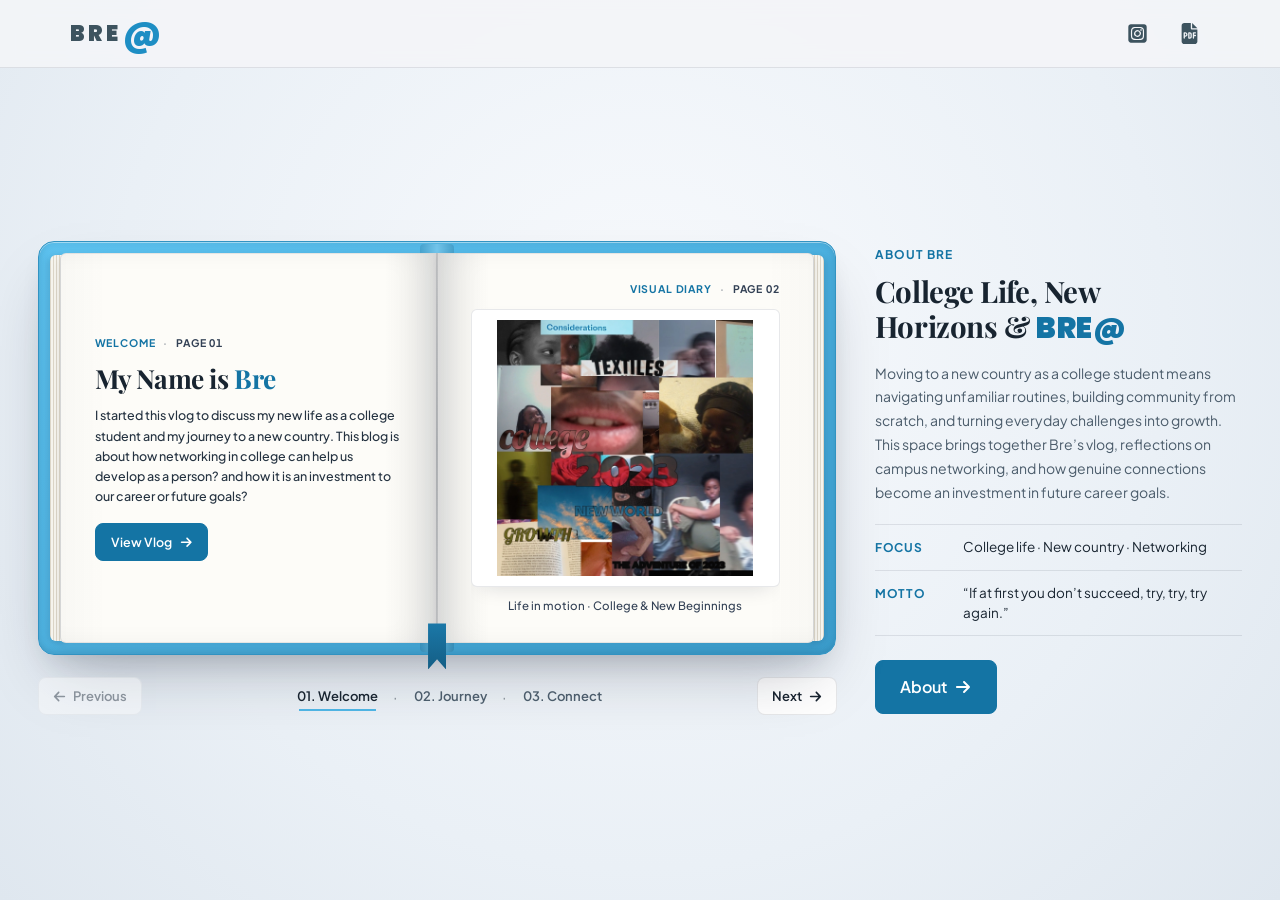
<file: index.html>
<!DOCTYPE html>
<html lang="en">
  <head>
    <meta charset="UTF-8" />
    <meta name="viewport" content="width=device-width, initial-scale=1.0" />
    <title>BRE</title>
    <meta name="description" content="Bre's vlog and personal website sharing her college journey and experiences." />
    <meta property="og:title" content="BRE" />
    <meta property="og:description" content="Bre's vlog and personal website sharing her college journey and experiences." />
    <meta property="og:type" content="website" />
    <meta name="twitter:card" content="summary_large_image" />
    <link
      rel="icon"
      type="image/svg+xml"
      href="data:image/svg+xml,%3Csvg xmlns='http://www.w3.org/2000/svg' viewBox='0 0 64 64'%3E%3Crect width='64' height='64' rx='14' fill='%231e8ec4'/%3E%3Ctext x='50%25' y='54%25' dominant-baseline='middle' text-anchor='middle' font-family='sans-serif' font-weight='800' font-size='32' fill='%23ffffff'%3EB@%3C/text%3E%3C/svg%3E"
    />
    <link rel="preconnect" href="https://fonts.googleapis.com" />
    <link rel="preconnect" href="https://fonts.gstatic.com" crossorigin />
    <link
      href="https://fonts.googleapis.com/css2?family=Playfair+Display:ital,wght@0,600;0,700;0,900;1,500&family=Plus+Jakarta+Sans:wght@400;500;600;700;800&family=Poppins:wght@700;800;900&display=swap"
      rel="stylesheet"
      media="print"
      onload="this.media='all'"
    />
    <noscript>
      <link
        href="https://fonts.googleapis.com/css2?family=Playfair+Display:ital,wght@0,600;0,700;0,900;1,500&family=Plus+Jakarta+Sans:wght@400;500;600;700;800&family=Poppins:wght@700;800;900&display=swap"
        rel="stylesheet"
      />
    </noscript>
    <link rel="stylesheet" type="text/css" href="./styles.css" />
  </head>
  <body>
    <nav aria-label="Primary Navigation">
      <div class="nav-inner">
        <a href="./index.html" class="logo desktop-logo">BRE<b>@</b></a>
        <ul class="navItems">
          <li><a href="./index.html" aria-current="page">Home</a></li>
          <li><a href="./vlog.html">Vlog</a></li>
        </ul>
        <div class="links">
          <a
            href="https://www.instagram.com/yourgirlbrebre_?igsh=MWt1OGplcGd1N2p1ag=="
            target="_blank"
            rel="noopener noreferrer"
            aria-label="Instagram"
            title="Instagram"
          >
            <svg class="icon" viewBox="0 0 448 512" aria-hidden="true"><path d="M194.4 211.7a53.3 53.3 0 1 0 59.3 88.7 53.3 53.3 0 1 0 -59.3-88.7zm142.3-68.4c-5.2-5.2-11.5-9.3-18.4-12c-18.1-7.1-57.6-6.8-83.1-6.5c-4.1 0-7.9 .1-11.2 .1c-3.3 0-7.2 0-11.4-.1c-25.5-.3-64.8-.7-82.9 6.5c-6.9 2.7-13.1 6.8-18.4 12s-9.3 11.5-12 18.4c-7.1 18.1-6.7 57.7-6.5 83.2c0 4.1 .1 7.9 .1 11.1s0 7-.1 11.1c-.2 25.5-.6 65.1 6.5 83.2c2.7 6.9 6.8 13.1 12 18.4s11.5 9.3 18.4 12c18.1 7.1 57.6 6.8 83.1 6.5c4.1 0 7.9-.1 11.2-.1c3.3 0 7.2 0 11.4 .1c25.5 .3 64.8 .7 82.9-6.5c6.9-2.7 13.1-6.8 18.4-12s9.3-11.5 12-18.4c7.2-18 6.8-57.4 6.5-83c0-4.2-.1-8.1-.1-11.4s0-7.1 .1-11.4c.3-25.5 .7-64.9-6.5-83l0 0c-2.7-6.9-6.8-13.1-12-18.4zm-67.1 44.5A82 82 0 1 1 178.4 324.2a82 82 0 1 1 91.1-136.4zm29.2-1.3c-3.1-2.1-5.6-5.1-7.1-8.6s-1.8-7.3-1.1-11.1s2.6-7.1 5.2-9.8s6.1-4.5 9.8-5.2s7.6-.4 11.1 1.1s6.5 3.9 8.6 7s3.2 6.8 3.2 10.6c0 2.5-.5 5-1.4 7.3s-2.4 4.4-4.1 6.2s-3.9 3.2-6.2 4.2s-4.8 1.5-7.3 1.5l0 0c-3.8 0-7.5-1.1-10.6-3.2zM448 96c0-35.3-28.7-64-64-64H64C28.7 32 0 60.7 0 96V416c0 35.3 28.7 64 64 64H384c35.3 0 64-28.7 64-64V96zM357 389c-18.7 18.7-41.4 24.6-67 25.9c-26.4 1.5-105.6 1.5-132 0c-25.6-1.3-48.3-7.2-67-25.9s-24.6-41.4-25.8-67c-1.5-26.4-1.5-105.6 0-132c1.3-25.6 7.1-48.3 25.8-67s41.5-24.6 67-25.8c26.4-1.5 105.6-1.5 132 0c25.6 1.3 48.3 7.1 67 25.8s24.6 41.4 25.8 67c1.5 26.3 1.5 105.4 0 131.9c-1.3 25.6-7.1 48.3-25.8 67z"/></svg>
          </a>
          <a
            href="./Brehanna_Sutherland_Resume.pdf"
            target="_blank"
            rel="noopener noreferrer"
            aria-label="Resume PDF"
            title="Resume (PDF)"
          >
            <svg class="icon" viewBox="0 0 384 512" aria-hidden="true"><path d="M64 0C28.7 0 0 28.7 0 64V448c0 35.3 28.7 64 64 64H320c35.3 0 64-28.7 64-64V160H256c-17.7 0-32-14.3-32-32V0H64zM256 0V128H384L256 0zM64 224H88c30.9 0 56 25.1 56 56s-25.1 56-56 56H80v32c0 8.8-7.2 16-16 16s-16-7.2-16-16V240c0-8.8 7.2-16 16-16zm24 80c13.3 0 24-10.7 24-24s-10.7-24-24-24H80v48h8zm72-64c0-8.8 7.2-16 16-16h24c26.5 0 48 21.5 48 48v64c0 26.5-21.5 48-48 48H176c-8.8 0-16-7.2-16-16V240zm32 112h8c8.8 0 16-7.2 16-16V272c0-8.8-7.2-16-16-16h-8v96zm96-128h48c8.8 0 16 7.2 16 16s-7.2 16-16 16H304v32h32c8.8 0 16 7.2 16 16s-7.2 16-16 16H304v48c0 8.8-7.2 16-16 16s-16-7.2-16-16V240c0-8.8 7.2-16 16-16z"/></svg>
          </a>
        </div>
      </div>
    </nav>

    <div class="mobile-header">
      <h1>Welcome to <strong class="brand-bold"><span class="multitext">Bre</span>@</strong></h1>
      <p><em>"If at first you don't succeed, try, try, try again."</em></p>
    </div>

    <main>
      <div class="overlay"></div>
      <button class="hamburger" type="button" aria-label="Open navigation menu" aria-expanded="false">&#9776;</button>

      <!-- Desktop Interactive Book Experience -->
      <section class="welcome-section" aria-label="Bre's Digital Journal">
        <div class="container">
          <div class="wrapper">
            <div class="book-stage is-phone-cover-closed" id="bookStage">
              <div class="book-container" id="bookContainer">
                <!-- Hardcover outer binding -->
                <div class="book-cover" aria-hidden="true">
                  <div class="book-cover-spine"></div>
                </div>

                <!-- Layered page edges for realistic thickness -->
                <div class="book-edge book-edge-left" aria-hidden="true"></div>
                <div class="book-edge book-edge-right" aria-hidden="true"></div>

                <!-- Ribbon bookmark -->
                <div class="book-ribbon" aria-hidden="true"></div>

                <!-- Phone Closed Front Cover -->
                <div class="phone-book-cover" id="phoneBookCover" aria-label="Book Cover">
                  <div class="cover-spine-hinge" aria-hidden="true"></div>
                  <div class="cover-border-frame" aria-hidden="true"></div>
                  <div class="cover-bookplate">
                    <span class="cover-brand">BRE<b>@</b></span>
                    <p class="cover-tagline">College Journey &amp; Vlog</p>
                    <button type="button" class="btn-primary cover-open-btn" id="openBookBtn">
                      Open <svg class="icon" viewBox="0 0 448 512" aria-hidden="true"><path d="M438.6 278.6c12.5-12.5 12.5-32.8 0-45.3l-160-160c-12.5-12.5-32.8-12.5-45.3 0s-12.5 32.8 0 45.3L338.8 224 32 224c-17.7 0-32 14.3-32 32s14.3 32 32 32l306.7 0L233.4 393.4c-12.5 12.5-12.5 32.8 0 45.3s32.8 12.5 45.3 0l160-160z"/></svg>
                    </button>
                  </div>
                </div>

                <!-- Open 2-page book -->
                <div class="book" id="book">
                  <!-- Center gutter spine -->
                  <div class="spine" aria-hidden="true"></div>

                  <!-- Animated page flip overlay -->
                  <div class="flip-sheet" id="flipSheet" aria-hidden="true">
                    <div class="flip-face flip-front"></div>
                    <div class="flip-face flip-back"></div>
                  </div>

                  <!-- Left Page -->
                  <div class="page left-page" id="leftPage">
                    <div class="page-surface">
                      <!-- Spread 1 Left -->
                      <article class="spread-content is-active" data-spread="0" data-side="left">
                        <div class="page-meta">
                          <span class="page-kicker">Welcome</span>
                          <span class="meta-sep" aria-hidden="true">&middot;</span>
                          <span class="page-num">Page 01</span>
                        </div>
                        <h1 class="book-heading">My Name is <span class="multitext">Bre</span></h1>
                        <p class="book-prose">
                          I started this vlog to discuss my new life as a college student and my journey to a new country.
                          This blog is about how networking in college can help us develop as a person? and how it is an
                          investment to our career or future goals?
                        </p>
                        <div class="book-actions">
                          <a href="./vlog.html" class="btn-primary">
                            View Vlog <svg class="icon" viewBox="0 0 448 512" aria-hidden="true"><path d="M438.6 278.6c12.5-12.5 12.5-32.8 0-45.3l-160-160c-12.5-12.5-32.8-12.5-45.3 0s-12.5 32.8 0 45.3L338.8 224 32 224c-17.7 0-32 14.3-32 32s14.3 32 32 32l306.7 0L233.4 393.4c-12.5 12.5-12.5 32.8 0 45.3s32.8 12.5 45.3 0l160-160z"/></svg>
                          </a>
                        </div>
                      </article>

                      <!-- Spread 2 Left -->
                      <article class="spread-content" data-spread="1" data-side="left" hidden>
                        <div class="page-meta">
                          <span class="page-kicker">The Journey</span>
                          <span class="meta-sep" aria-hidden="true">&middot;</span>
                          <span class="page-num">Page 03</span>
                        </div>
                        <h2 class="book-heading">A New Country, <span class="multitext">A New Chapter</span></h2>
                        <p class="book-prose">
                          Moving abroad for college means rebuilding daily routines from the ground up — learning new
                          systems, finding community on campus, and turning unfamiliar moments into stepping stones.
                        </p>
                        <blockquote class="book-quote">
                          "If at first you don't succeed, try, try, try again."
                        </blockquote>
                      </article>

                      <!-- Spread 3 Left -->
                      <article class="spread-content" data-spread="2" data-side="left" hidden>
                        <div class="page-meta">
                          <span class="page-kicker">Colophon</span>
                          <span class="meta-sep" aria-hidden="true">&middot;</span>
                          <span class="page-num">Page 05</span>
                        </div>
                        <h2 class="book-heading">Follow the <span class="multitext">Vlog</span></h2>
                        <p class="book-prose">
                          Read along as I document campus life, lessons in personal growth, and the relationships that
                          shape future career opportunities.
                        </p>
                        <div class="book-actions">
                          <a href="./vlog.html" class="btn-primary">
                            Open Vlog <svg class="icon" viewBox="0 0 448 512" aria-hidden="true"><path d="M438.6 278.6c12.5-12.5 12.5-32.8 0-45.3l-160-160c-12.5-12.5-32.8-12.5-45.3 0s-12.5 32.8 0 45.3L338.8 224 32 224c-17.7 0-32 14.3-32 32s14.3 32 32 32l306.7 0L233.4 393.4c-12.5 12.5-12.5 32.8 0 45.3s32.8 12.5 45.3 0l160-160z"/></svg>
                          </a>
                          <a href="mailto:brehanna.sutherland@ctstate.edu" class="btn-secondary">
                            Send an Email
                          </a>
                        </div>
                      </article>

                      <button
                        type="button"
                        class="page-turn-zone page-turn-prev"
                        id="prevEdgeBtn"
                        aria-label="Previous spread"
                        disabled
                      >
                        <span class="corner-hint" aria-hidden="true">
                          <svg class="icon" viewBox="0 0 320 512" aria-hidden="true"><path d="M9.4 233.4c-12.5 12.5-12.5 32.8 0 45.3l192 192c12.5 12.5 32.8 12.5 45.3 0s12.5-32.8 0-45.3L77.3 256 246.6 86.6c12.5-12.5 12.5-32.8 0-45.3s-32.8-12.5-45.3 0l-192 192z"/></svg>
                        </span>
                      </button>
                    </div>
                  </div>

                  <!-- Right Page -->
                  <div class="page right-page" id="rightPage">
                    <div class="page-surface">
                      <!-- Spread 1 Right -->
                      <article class="spread-content spread-photo-layout is-active" data-spread="0" data-side="right">
                        <div class="page-meta page-meta-right">
                          <span class="page-kicker">Visual Diary</span>
                          <span class="meta-sep" aria-hidden="true">&middot;</span>
                          <span class="page-num">Page 02</span>
                        </div>
                        <button
                          type="button"
                          class="photo-frame"
                          id="collageTrigger"
                          aria-label="View collage image larger"
                        >
                          <img
                            src="./image.webp"
                            alt="A collage of Bre's college life"
                            class="book-image"
                            width="1080"
                            height="1080"
                            decoding="async"
                          />
                          <span class="photo-zoom-hint">
                            <svg class="icon" viewBox="0 0 448 512" aria-hidden="true"><path d="M32 32C14.3 32 0 46.3 0 64v96c0 17.7 14.3 32 32 32s32-14.3 32-32V96h64c17.7 0 32-14.3 32-32s-14.3-32-32-32H32zM64 352c0-17.7-14.3-32-32-32s-32 14.3-32 32v96c0 17.7 14.3 32 32 32h96c17.7 0 32-14.3 32-32s-14.3-32-32-32H64V352zM320 32c-17.7 0-32 14.3-32 32s14.3 32 32 32h64v64c0 17.7 14.3 32 32 32s32-14.3 32-32V64c0-17.7-14.3-32-32-32H320zM448 352c0-17.7-14.3-32-32-32s-32 14.3-32 32v64H320c-17.7 0-32 14.3-32 32s14.3 32 32 32h96c17.7 0 32-14.3 32-32V352z"/></svg> Enlarge
                          </span>
                        </button>
                        <p class="photo-caption">Life in motion &middot; College &amp; New Beginnings</p>
                      </article>

                      <!-- Spread 2 Right -->
                      <article class="spread-content" data-spread="1" data-side="right" hidden>
                        <div class="page-meta page-meta-right">
                          <span class="page-kicker">Key Themes</span>
                          <span class="meta-sep" aria-hidden="true">&middot;</span>
                          <span class="page-num">Page 04</span>
                        </div>
                        <h2 class="book-subheading">Why Campus Networking Matters</h2>
                        <ol class="editorial-list">
                          <li>
                            <span class="list-num">01</span>
                            <div>
                              <strong>Personal Development</strong>
                              <p>Conversations across cultures broaden perspective and build everyday confidence.</p>
                            </div>
                          </li>
                          <li>
                            <span class="list-num">02</span>
                            <div>
                              <strong>Mentorship &amp; Peers</strong>
                              <p>Classmates and professors turn shared challenges into lasting support networks.</p>
                            </div>
                          </li>
                          <li>
                            <span class="list-num">03</span>
                            <div>
                              <strong>Career Investment</strong>
                              <p>Every genuine connection today becomes a bridge toward future goals.</p>
                            </div>
                          </li>
                        </ol>
                      </article>

                      <!-- Spread 3 Right -->
                      <article class="spread-content" data-spread="2" data-side="right" hidden>
                        <div class="page-meta page-meta-right">
                          <span class="page-kicker">Connect</span>
                          <span class="meta-sep" aria-hidden="true">&middot;</span>
                          <span class="page-num">Page 06</span>
                        </div>
                        <h2 class="book-subheading">Where to Find Bre</h2>
                        <ul class="connect-list">
                          <li>
                            <a href="https://www.instagram.com/yourgirlbrebre_?igsh=MWt1OGplcGd1N2p1ag==" target="_blank" rel="noopener noreferrer">
                              <span>Instagram</span>
                              <span class="connect-handle">@yourgirlbrebre_</span>
                            </a>
                          </li>
                          <li>
                            <a href="./Brehanna_Sutherland_Resume.pdf" target="_blank" rel="noopener noreferrer">
                              <span>Resume (PDF)</span>
                              <span class="connect-handle">View Updated PDF</span>
                            </a>
                          </li>
                          <li>
                            <a href="mailto:brehanna.sutherland@ctstate.edu">
                              <span>Email</span>
                              <span class="connect-handle">brehanna.sutherland@ctstate.edu</span>
                            </a>
                          </li>
                          <li>
                            <a href="tel:2039086370">
                              <span>Phone</span>
                              <span class="connect-handle">(203) 908-6370</span>
                            </a>
                          </li>
                        </ul>
                      </article>

                      <button
                        type="button"
                        class="page-turn-zone page-turn-next"
                        id="nextEdgeBtn"
                        aria-label="Next spread"
                      >
                        <span class="corner-hint" aria-hidden="true">
                          <svg class="icon" viewBox="0 0 320 512" aria-hidden="true"><path d="M310.6 233.4c12.5 12.5 12.5 32.8 0 45.3l-192 192c-12.5 12.5-32.8 12.5-45.3 0s-12.5-32.8 0-45.3L242.7 256 73.4 86.6c-12.5-12.5-12.5-32.8 0-45.3s32.8-12.5 45.3 0l192 192z"/></svg>
                        </span>
                      </button>
                    </div>
                  </div>
                </div>
              </div>

              <!-- Clean Book Controls Below Spread -->
              <div class="book-controls" aria-label="Book page navigation">
                <button type="button" class="book-nav-btn" id="prevBtn" disabled>
                  <svg class="icon" viewBox="0 0 448 512" aria-hidden="true"><path d="M9.4 233.4c-12.5 12.5-12.5 32.8 0 45.3l160 160c12.5 12.5 32.8 12.5 45.3 0s12.5-32.8 0-45.3L109.2 288 416 288c17.7 0 32-14.3 32-32s-14.3-32-32-32l-306.7 0L214.6 118.6c12.5-12.5 12.5-32.8 0-45.3s-32.8-12.5-45.3 0l-160 160z"/></svg> Previous
                </button>
                <span class="page-counter" id="pageCounter" aria-live="polite">Page 1 of 6</span>
                <div class="chapter-tabs" role="group" aria-label="Book chapters">
                  <button type="button" class="chapter-tab chapter-tab-cover" id="closeCoverBtn">
                    Cover
                  </button>
                  <span class="meta-sep chapter-tab-cover-sep" aria-hidden="true">&middot;</span>
                  <button type="button" class="chapter-tab is-active" aria-pressed="true" data-target="0">
                    01. Welcome
                  </button>
                  <span class="meta-sep" aria-hidden="true">&middot;</span>
                  <button type="button" class="chapter-tab" aria-pressed="false" data-target="1">
                    02. Journey
                  </button>
                  <span class="meta-sep" aria-hidden="true">&middot;</span>
                  <button type="button" class="chapter-tab" aria-pressed="false" data-target="2">
                    03. Connect
                  </button>
                </div>
                <button type="button" class="book-nav-btn" id="nextBtn">
                  Next <svg class="icon" viewBox="0 0 448 512" aria-hidden="true"><path d="M438.6 278.6c12.5-12.5 12.5-32.8 0-45.3l-160-160c-12.5-12.5-32.8-12.5-45.3 0s-12.5 32.8 0 45.3L338.8 224 32 224c-17.7 0-32 14.3-32 32s14.3 32 32 32l306.7 0L233.4 393.4c-12.5 12.5-12.5 32.8 0 45.3s32.8 12.5 45.3 0l160-160z"/></svg>
                </button>
              </div>
            </div>

            <!-- Right-Side About Summary & Link -->
            <aside class="about-panel" aria-label="About Bre">
              <span class="about-kicker">About Bre</span>
              <h2 class="about-title">
                College Life, New Horizons &amp; <strong class="brand-bold"><span class="multitext">BRE@</span></strong>
              </h2>
              <p class="about-text">
                Moving to a new country as a college student means navigating unfamiliar routines, building community
                from scratch, and turning everyday challenges into growth. This space brings together Bre&rsquo;s vlog,
                reflections on campus networking, and how genuine connections become an investment in future career
                goals.
              </p>
              <dl class="about-details">
                <div class="about-detail-row">
                  <dt>Focus</dt>
                  <dd>College life &middot; New country &middot; Networking</dd>
                </div>
                <div class="about-detail-row">
                  <dt>Motto</dt>
                  <dd>&ldquo;If at first you don&rsquo;t succeed, try, try, try again.&rdquo;</dd>
                </div>
              </dl>
              <div class="about-actions">
                <a href="./about.html" class="btn-primary">
                  About <svg class="icon" viewBox="0 0 448 512" aria-hidden="true"><path d="M438.6 278.6c12.5-12.5 12.5-32.8 0-45.3l-160-160c-12.5-12.5-32.8-12.5-45.3 0s-12.5 32.8 0 45.3L338.8 224 32 224c-17.7 0-32 14.3-32 32s14.3 32 32 32l306.7 0L233.4 393.4c-12.5 12.5-12.5 32.8 0 45.3s32.8 12.5 45.3 0l160-160z"/></svg>
                </a>
              </div>
            </aside>
          </div>
        </div>
      </section>

      <!-- Mobile Section -->
      <section class="mobile-welcome-section">
        <div class="mobile-coLs cols0">
          <span class="topline">Welcome</span>
          <h1>My Name is <span class="multitext">Bre</span></h1>
          <p>
            I started this vlog to discuss my new life as a college student and my journey to a new country. This blog
            is about how networking in college can help us develop as a person? and how it is an investment to our
            career or future goals?
          </p>
          <a href="./vlog.html" class="underline">View Vlog</a>
        </div>
      </section>
    </main>

    <!-- Lightbox Modal for Collage -->
    <div class="lightbox" id="lightbox" role="dialog" aria-modal="true" aria-label="Collage full view" hidden>
      <div class="lightbox-backdrop" id="lightboxBackdrop"></div>
      <div class="lightbox-content">
        <button type="button" class="lightbox-close" id="lightboxClose" aria-label="Close image preview">
          <svg class="icon" viewBox="0 0 384 512" aria-hidden="true"><path d="M342.6 150.6c12.5-12.5 12.5-32.8 0-45.3s-32.8-12.5-45.3 0L192 210.7 86.6 105.4c-12.5-12.5-32.8-12.5-45.3 0s-12.5 32.8 0 45.3L146.7 256 41.4 361.4c-12.5 12.5-12.5 32.8 0 45.3s32.8 12.5 45.3 0L192 301.3 297.4 406.6c12.5 12.5 32.8 12.5 45.3 0s12.5-32.8 0-45.3L237.3 256 342.6 150.6z"/></svg>
        </button>
        <img
          src="./image.webp"
          alt="A collage of Bre's college life"
          class="lightbox-img"
          width="1080"
          height="1080"
          decoding="async"
        />
        <p class="lightbox-caption">Life in motion &middot; College &amp; New Beginnings</p>
      </div>
    </div>

    <script src="./script.js"></script>
  </body>
</html>
</file>
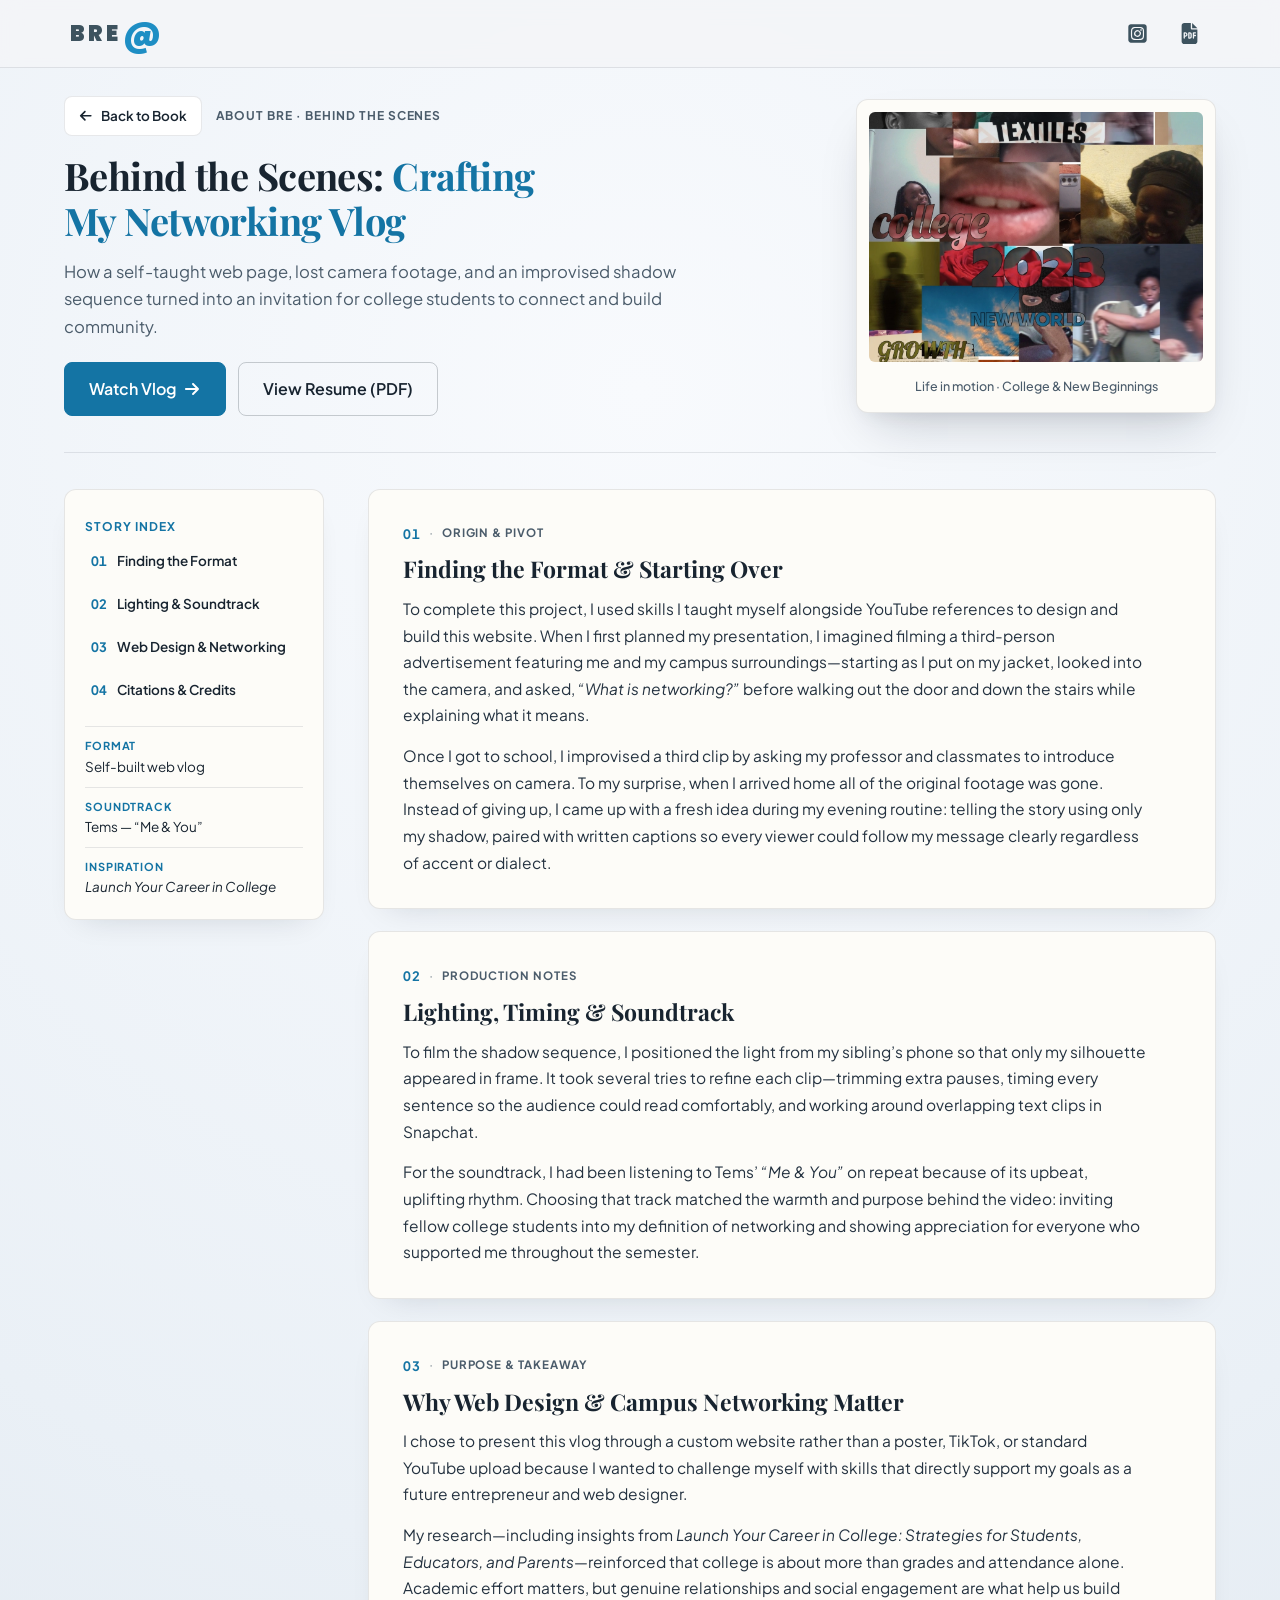
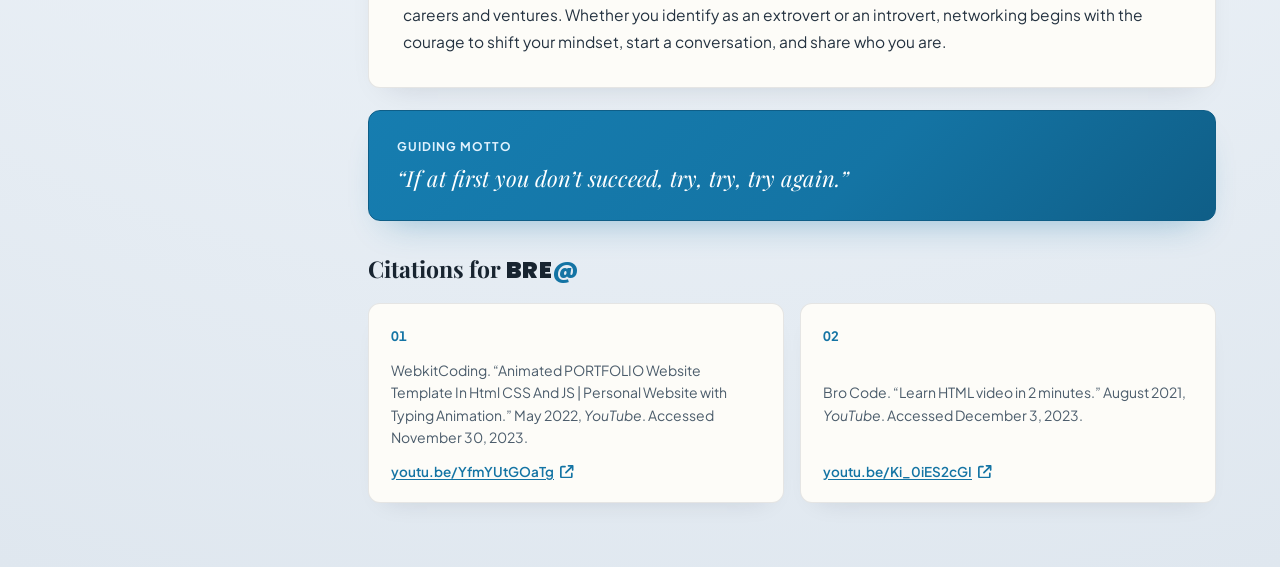
<file: about.html>
<!DOCTYPE html>
<html lang="en">
  <head>
    <meta charset="UTF-8" />
    <meta name="viewport" content="width=device-width, initial-scale=1.0" />
    <title>About Bre | BRE@</title>
    <meta
      name="description"
      content="Behind the scenes of Brehanna Sutherland's networking vlog, college journey, and web design story."
    />
    <link
      rel="icon"
      type="image/svg+xml"
      href="data:image/svg+xml,%3Csvg xmlns='http://www.w3.org/2000/svg' viewBox='0 0 64 64'%3E%3Crect width='64' height='64' rx='14' fill='%231e8ec4'/%3E%3Ctext x='50%25' y='54%25' dominant-baseline='middle' text-anchor='middle' font-family='sans-serif' font-weight='800' font-size='32' fill='%23ffffff'%3EB@%3C/text%3E%3C/svg%3E"
    />
    <link rel="preconnect" href="https://fonts.googleapis.com" />
    <link rel="preconnect" href="https://fonts.gstatic.com" crossorigin />
    <link
      href="https://fonts.googleapis.com/css2?family=Playfair+Display:ital,wght@0,600;0,700;0,900;1,500&family=Plus+Jakarta+Sans:wght@400;500;600;700;800&family=Poppins:wght@700;800;900&display=swap"
      rel="stylesheet"
      media="print"
      onload="this.media='all'"
    />
    <noscript>
      <link
        href="https://fonts.googleapis.com/css2?family=Playfair+Display:ital,wght@0,600;0,700;0,900;1,500&family=Plus+Jakarta+Sans:wght@400;500;600;700;800&family=Poppins:wght@700;800;900&display=swap"
        rel="stylesheet"
      />
    </noscript>
    <link rel="stylesheet" type="text/css" href="./styles.css" />
  </head>
  <body class="about-page-body">
    <nav aria-label="Primary Navigation">
      <div class="nav-inner">
        <a href="./index.html" class="logo desktop-logo">BRE<b>@</b></a>
        <div class="links">
          <a
            href="https://www.instagram.com/yourgirlbrebre_?igsh=MWt1OGplcGd1N2p1ag=="
            target="_blank"
            rel="noopener noreferrer"
            aria-label="Instagram"
            title="Instagram"
          >
            <svg class="icon" viewBox="0 0 448 512" aria-hidden="true"><path d="M194.4 211.7a53.3 53.3 0 1 0 59.3 88.7 53.3 53.3 0 1 0 -59.3-88.7zm142.3-68.4c-5.2-5.2-11.5-9.3-18.4-12c-18.1-7.1-57.6-6.8-83.1-6.5c-4.1 0-7.9 .1-11.2 .1c-3.3 0-7.2 0-11.4-.1c-25.5-.3-64.8-.7-82.9 6.5c-6.9 2.7-13.1 6.8-18.4 12s-9.3 11.5-12 18.4c-7.1 18.1-6.7 57.7-6.5 83.2c0 4.1 .1 7.9 .1 11.1s0 7-.1 11.1c-.2 25.5-.6 65.1 6.5 83.2c2.7 6.9 6.8 13.1 12 18.4s11.5 9.3 18.4 12c18.1 7.1 57.6 6.8 83.1 6.5c4.1 0 7.9-.1 11.2-.1c3.3 0 7.2 0 11.4 .1c25.5 .3 64.8 .7 82.9-6.5c6.9-2.7 13.1-6.8 18.4-12s9.3-11.5 12-18.4c7.2-18 6.8-57.4 6.5-83c0-4.2-.1-8.1-.1-11.4s0-7.1 .1-11.4c.3-25.5 .7-64.9-6.5-83l0 0c-2.7-6.9-6.8-13.1-12-18.4zm-67.1 44.5A82 82 0 1 1 178.4 324.2a82 82 0 1 1 91.1-136.4zm29.2-1.3c-3.1-2.1-5.6-5.1-7.1-8.6s-1.8-7.3-1.1-11.1s2.6-7.1 5.2-9.8s6.1-4.5 9.8-5.2s7.6-.4 11.1 1.1s6.5 3.9 8.6 7s3.2 6.8 3.2 10.6c0 2.5-.5 5-1.4 7.3s-2.4 4.4-4.1 6.2s-3.9 3.2-6.2 4.2s-4.8 1.5-7.3 1.5l0 0c-3.8 0-7.5-1.1-10.6-3.2zM448 96c0-35.3-28.7-64-64-64H64C28.7 32 0 60.7 0 96V416c0 35.3 28.7 64 64 64H384c35.3 0 64-28.7 64-64V96zM357 389c-18.7 18.7-41.4 24.6-67 25.9c-26.4 1.5-105.6 1.5-132 0c-25.6-1.3-48.3-7.2-67-25.9s-24.6-41.4-25.8-67c-1.5-26.4-1.5-105.6 0-132c1.3-25.6 7.1-48.3 25.8-67s41.5-24.6 67-25.8c26.4-1.5 105.6-1.5 132 0c25.6 1.3 48.3 7.1 67 25.8s24.6 41.4 25.8 67c1.5 26.3 1.5 105.4 0 131.9c-1.3 25.6-7.1 48.3-25.8 67z"/></svg>
          </a>
          <a
            href="./Brehanna_Sutherland_Resume.pdf"
            target="_blank"
            rel="noopener noreferrer"
            aria-label="Resume PDF"
            title="Resume (PDF)"
          >
            <svg class="icon" viewBox="0 0 384 512" aria-hidden="true"><path d="M64 0C28.7 0 0 28.7 0 64V448c0 35.3 28.7 64 64 64H320c35.3 0 64-28.7 64-64V160H256c-17.7 0-32-14.3-32-32V0H64zM256 0V128H384L256 0zM64 224H88c30.9 0 56 25.1 56 56s-25.1 56-56 56H80v32c0 8.8-7.2 16-16 16s-16-7.2-16-16V240c0-8.8 7.2-16 16-16zm24 80c13.3 0 24-10.7 24-24s-10.7-24-24-24H80v48h8zm72-64c0-8.8 7.2-16 16-16h24c26.5 0 48 21.5 48 48v64c0 26.5-21.5 48-48 48H176c-8.8 0-16-7.2-16-16V240zm32 112h8c8.8 0 16-7.2 16-16V272c0-8.8-7.2-16-16-16h-8v96zm96-128h48c8.8 0 16 7.2 16 16s-7.2 16-16 16H304v32h32c8.8 0 16 7.2 16 16s-7.2 16-16 16H304v48c0 8.8-7.2 16-16 16s-16-7.2-16-16V240c0-8.8 7.2-16 16-16z"/></svg>
          </a>
        </div>
      </div>
    </nav>

    <main class="about-page-main">
      <div class="about-layout-container">
        <!-- Split Editorial Hero -->
        <header class="about-hero-split">
          <div class="about-hero-copy">
            <div class="about-hero-nav">
              <a href="./index.html" class="back-book-link">
                <svg class="icon" viewBox="0 0 448 512" aria-hidden="true"><path d="M9.4 233.4c-12.5 12.5-12.5 32.8 0 45.3l160 160c12.5 12.5 32.8 12.5 45.3 0s12.5-32.8 0-45.3L109.2 288 416 288c17.7 0 32-14.3 32-32s-14.3-32-32-32l-306.7 0L214.6 118.6c12.5-12.5 12.5-32.8 0-45.3s-32.8-12.5-45.3 0l-160 160z"/></svg> Back to Book
              </a>
              <span class="about-sheet-meta">About Bre &middot; Behind the Scenes</span>
            </div>

            <h1 class="manuscript-title">
              Behind the Scenes: <span class="multitext">Crafting My Networking Vlog</span>
            </h1>

            <p class="manuscript-lead">
              How a self-taught web page, lost camera footage, and an improvised shadow sequence turned into an
              invitation for college students to connect and build community.
            </p>

            <div class="manuscript-actions">
              <a href="./vlog.html" class="btn-primary">
                Watch Vlog <svg class="icon" viewBox="0 0 448 512" aria-hidden="true"><path d="M438.6 278.6c12.5-12.5 12.5-32.8 0-45.3l-160-160c-12.5-12.5-32.8-12.5-45.3 0s-12.5 32.8 0 45.3L338.8 224 32 224c-17.7 0-32 14.3-32 32s14.3 32 32 32l306.7 0L233.4 393.4c-12.5 12.5-12.5 32.8 0 45.3s32.8 12.5 45.3 0l160-160z"/></svg>
              </a>
              <a
                href="./Brehanna_Sutherland_Resume.pdf"
                target="_blank"
                rel="noopener noreferrer"
                class="btn-secondary"
              >
                View Resume (PDF)
              </a>
            </div>
          </div>

          <div class="about-hero-visual">
            <div class="about-photo-card">
              <img
                src="./image.webp"
                alt="Bre's college life collage"
                class="about-hero-img"
                width="1080"
                height="1080"
                decoding="async"
              />
              <div class="about-photo-footer">
                <span class="about-photo-caption">Life in motion &middot; College &amp; New Beginnings</span>
              </div>
            </div>
          </div>
        </header>

        <!-- Two-Column Sticky Outline + Modular Story Cards -->
        <div class="about-editorial-grid">
          <aside class="about-rail" aria-label="Story outline and project details">
            <div class="about-rail-card">
              <span class="about-kicker">Story Index</span>
              <ol class="rail-toc">
                <li>
                  <a href="#story-part-1">
                    <span class="list-num">01</span>
                    <span>Finding the Format</span>
                  </a>
                </li>
                <li>
                  <a href="#story-part-2">
                    <span class="list-num">02</span>
                    <span>Lighting &amp; Soundtrack</span>
                  </a>
                </li>
                <li>
                  <a href="#story-part-3">
                    <span class="list-num">03</span>
                    <span>Web Design &amp; Networking</span>
                  </a>
                </li>
                <li>
                  <a href="#citations-heading">
                    <span class="list-num">04</span>
                    <span>Citations &amp; Credits</span>
                  </a>
                </li>
              </ol>

              <dl class="rail-facts">
                <div class="rail-fact-row">
                  <dt>Format</dt>
                  <dd>Self-built web vlog</dd>
                </div>
                <div class="rail-fact-row">
                  <dt>Soundtrack</dt>
                  <dd>Tems &mdash; &ldquo;Me &amp; You&rdquo;</dd>
                </div>
                <div class="rail-fact-row">
                  <dt>Inspiration</dt>
                  <dd><em>Launch Your Career in College</em></dd>
                </div>
              </dl>
            </div>
          </aside>

          <div class="about-story-column">
            <section id="story-part-1" class="story-card" aria-labelledby="heading-part-1">
              <div class="story-card-meta">
                <span class="list-num">01</span>
                <span class="meta-sep" aria-hidden="true">&middot;</span>
                <span>Origin &amp; Pivot</span>
              </div>
              <h2 id="heading-part-1" class="manuscript-heading">Finding the Format &amp; Starting Over</h2>
              <p>
                To complete this project, I used skills I taught myself alongside YouTube references to design and
                build this website. When I first planned my presentation, I imagined filming a third-person
                advertisement featuring me and my campus surroundings—starting as I put on my jacket, looked into the
                camera, and asked, <em>&ldquo;What is networking?&rdquo;</em> before walking out the door and down the
                stairs while explaining what it means.
              </p>
              <p>
                Once I got to school, I improvised a third clip by asking my professor and classmates to introduce
                themselves on camera. To my surprise, when I arrived home all of the original footage was gone. Instead
                of giving up, I came up with a fresh idea during my evening routine: telling the story using only my
                shadow, paired with written captions so every viewer could follow my message clearly regardless of
                accent or dialect.
              </p>
            </section>

            <section id="story-part-2" class="story-card" aria-labelledby="heading-part-2">
              <div class="story-card-meta">
                <span class="list-num">02</span>
                <span class="meta-sep" aria-hidden="true">&middot;</span>
                <span>Production Notes</span>
              </div>
              <h2 id="heading-part-2" class="manuscript-heading">Lighting, Timing &amp; Soundtrack</h2>
              <p>
                To film the shadow sequence, I positioned the light from my sibling&rsquo;s phone so that only my
                silhouette appeared in frame. It took several tries to refine each clip—trimming extra pauses, timing
                every sentence so the audience could read comfortably, and working around overlapping text clips in
                Snapchat.
              </p>
              <p>
                For the soundtrack, I had been listening to Tems&rsquo; <em>&ldquo;Me &amp; You&rdquo;</em> on repeat
                because of its upbeat, uplifting rhythm. Choosing that track matched the warmth and purpose behind the
                video: inviting fellow college students into my definition of networking and showing appreciation for
                everyone who supported me throughout the semester.
              </p>
            </section>

            <section id="story-part-3" class="story-card" aria-labelledby="heading-part-3">
              <div class="story-card-meta">
                <span class="list-num">03</span>
                <span class="meta-sep" aria-hidden="true">&middot;</span>
                <span>Purpose &amp; Takeaway</span>
              </div>
              <h2 id="heading-part-3" class="manuscript-heading">Why Web Design &amp; Campus Networking Matter</h2>
              <p>
                I chose to present this vlog through a custom website rather than a poster, TikTok, or standard YouTube
                upload because I wanted to challenge myself with skills that directly support my goals as a future
                entrepreneur and web designer.
              </p>
              <p>
                My research—including insights from <em>Launch Your Career in College: Strategies for Students,
                Educators, and Parents</em>—reinforced that college is about more than grades and attendance alone.
                Academic effort matters, but genuine relationships and social engagement are what help us build careers
                and ventures. Whether you identify as an extrovert or an introvert, networking begins with the courage
                to shift your mindset, start a conversation, and share who you are.
              </p>
            </section>

            <!-- Motto Feature Banner -->
            <blockquote class="about-motto-banner">
              <span class="about-kicker">Guiding Motto</span>
              <p>&ldquo;If at first you don&rsquo;t succeed, try, try, try again.&rdquo;</p>
            </blockquote>

            <!-- Two-Column Citations Grid -->
            <section id="citations-heading" class="citations-section" aria-label="Citations for BRE@">
              <div class="citations-header">
                <h2 class="citations-title">
                  Citations for <strong class="brand-bold">BRE<span class="multitext">@</span></strong>
                </h2>
              </div>
              <div class="citations-grid">
                <article class="citation-card">
                  <span class="list-num">01</span>
                  <p>
                    WebkitCoding. &ldquo;Animated PORTFOLIO Website Template In Html CSS And JS | Personal Website with
                    Typing Animation.&rdquo; May 2022, <em>YouTube</em>. Accessed November 30, 2023.
                  </p>
                  <a
                    href="https://youtu.be/YfmYUtGOaTg?si=5QQ9j14uivhia8MT"
                    target="_blank"
                    rel="noopener noreferrer"
                  >
                    youtu.be/YfmYUtGOaTg <svg class="icon" viewBox="0 0 512 512" aria-hidden="true"><path d="M320 0c-17.7 0-32 14.3-32 32s14.3 32 32 32h82.7L201.4 265.4c-12.5 12.5-12.5 32.8 0 45.3s32.8 12.5 45.3 0L448 109.3V192c0 17.7 14.3 32 32 32s32-14.3 32-32V32c0-17.7-14.3-32-32-32H320zM80 32C35.8 32 0 67.8 0 112V432c0 44.2 35.8 80 80 80H400c44.2 0 80-35.8 80-80V320c0-17.7-14.3-32-32-32s-32 14.3-32 32V432c0 8.8-7.2 16-16 16H80c-8.8 0-16-7.2-16-16V112c0-8.8 7.2-16 16-16H192c17.7 0 32-14.3 32-32s-14.3-32-32-32H80z"/></svg>
                  </a>
                </article>

                <article class="citation-card">
                  <span class="list-num">02</span>
                  <p>
                    Bro Code. &ldquo;Learn HTML video in 2 minutes.&rdquo; August 2021, <em>YouTube</em>. Accessed
                    December 3, 2023.
                  </p>
                  <a
                    href="https://youtu.be/Ki_0iES2cGI?si=ct4A8zF9T8-sSuD2"
                    target="_blank"
                    rel="noopener noreferrer"
                  >
                    youtu.be/Ki_0iES2cGI <svg class="icon" viewBox="0 0 512 512" aria-hidden="true"><path d="M320 0c-17.7 0-32 14.3-32 32s14.3 32 32 32h82.7L201.4 265.4c-12.5 12.5-12.5 32.8 0 45.3s32.8 12.5 45.3 0L448 109.3V192c0 17.7 14.3 32 32 32s32-14.3 32-32V32c0-17.7-14.3-32-32-32H320zM80 32C35.8 32 0 67.8 0 112V432c0 44.2 35.8 80 80 80H400c44.2 0 80-35.8 80-80V320c0-17.7-14.3-32-32-32s-32 14.3-32 32V432c0 8.8-7.2 16-16 16H80c-8.8 0-16-7.2-16-16V112c0-8.8 7.2-16 16-16H192c17.7 0 32-14.3 32-32s-14.3-32-32-32H80z"/></svg>
                  </a>
                </article>
              </div>
            </section>
          </div>
        </div>
      </div>
    </main>
  </body>
</html>
</file>
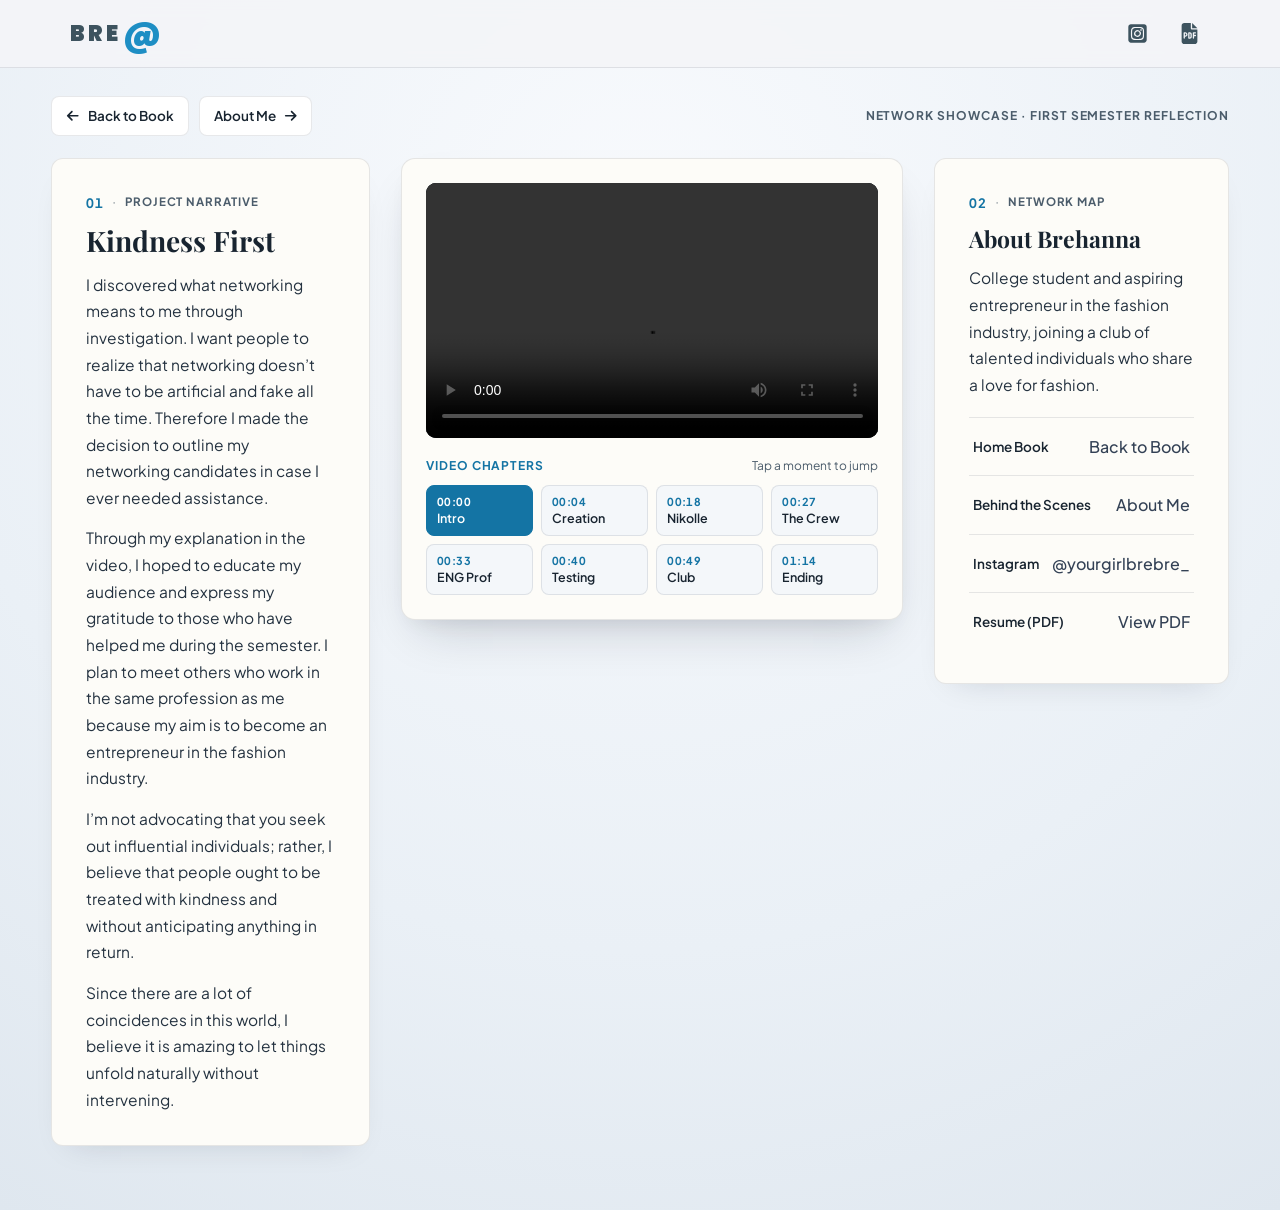
<file: vlog.html>
<!DOCTYPE html>
<html lang="en">
  <head>
    <meta charset="UTF-8" />
    <meta name="viewport" content="width=device-width, initial-scale=1.0" />
    <title>Vlog | BRE@</title>
    <meta
      name="description"
      content="Personal portfolio and networking video showcase by Brehanna Sutherland (BRE@)."
    />
    <link
      rel="icon"
      type="image/svg+xml"
      href="data:image/svg+xml,%3Csvg xmlns='http://www.w3.org/2000/svg' viewBox='0 0 64 64'%3E%3Crect width='64' height='64' rx='14' fill='%231e8ec4'/%3E%3Ctext x='50%25' y='54%25' dominant-baseline='middle' text-anchor='middle' font-family='sans-serif' font-weight='800' font-size='32' fill='%23ffffff'%3EB@%3C/text%3E%3C/svg%3E"
    />
    <link rel="preconnect" href="https://fonts.googleapis.com" />
    <link rel="preconnect" href="https://fonts.gstatic.com" crossorigin />
    <link
      href="https://fonts.googleapis.com/css2?family=Playfair+Display:ital,wght@0,600;0,700;0,900;1,500&family=Plus+Jakarta+Sans:wght@400;500;600;700;800&family=Poppins:wght@700;800;900&display=swap"
      rel="stylesheet"
      media="print"
      onload="this.media='all'"
    />
    <noscript>
      <link
        href="https://fonts.googleapis.com/css2?family=Playfair+Display:ital,wght@0,600;0,700;0,900;1,500&family=Plus+Jakarta+Sans:wght@400;500;600;700;800&family=Poppins:wght@700;800;900&display=swap"
        rel="stylesheet"
      />
    </noscript>
    <link rel="stylesheet" type="text/css" href="./styles.css" />
  </head>
  <body class="about-page-body">
    <nav aria-label="Primary Navigation">
      <div class="nav-inner">
        <a href="./index.html" class="logo desktop-logo">BRE<b>@</b></a>
        <div class="links">
          <a
            href="https://www.instagram.com/yourgirlbrebre_?igsh=MWt1OGplcGd1N2p1ag=="
            target="_blank"
            rel="noopener noreferrer"
            aria-label="Instagram"
            title="Instagram"
          >
            <svg class="icon" viewBox="0 0 448 512" aria-hidden="true"><path d="M194.4 211.7a53.3 53.3 0 1 0 59.3 88.7 53.3 53.3 0 1 0 -59.3-88.7zm142.3-68.4c-5.2-5.2-11.5-9.3-18.4-12c-18.1-7.1-57.6-6.8-83.1-6.5c-4.1 0-7.9 .1-11.2 .1c-3.3 0-7.2 0-11.4-.1c-25.5-.3-64.8-.7-82.9 6.5c-6.9 2.7-13.1 6.8-18.4 12s-9.3 11.5-12 18.4c-7.1 18.1-6.7 57.7-6.5 83.2c0 4.1 .1 7.9 .1 11.1s0 7-.1 11.1c-.2 25.5-.6 65.1 6.5 83.2c2.7 6.9 6.8 13.1 12 18.4s11.5 9.3 18.4 12c18.1 7.1 57.6 6.8 83.1 6.5c4.1 0 7.9-.1 11.2-.1c3.3 0 7.2 0 11.4 .1c25.5 .3 64.8 .7 82.9-6.5c6.9-2.7 13.1-6.8 18.4-12s9.3-11.5 12-18.4c7.2-18 6.8-57.4 6.5-83c0-4.2-.1-8.1-.1-11.4s0-7.1 .1-11.4c.3-25.5 .7-64.9-6.5-83l0 0c-2.7-6.9-6.8-13.1-12-18.4zm-67.1 44.5A82 82 0 1 1 178.4 324.2a82 82 0 1 1 91.1-136.4zm29.2-1.3c-3.1-2.1-5.6-5.1-7.1-8.6s-1.8-7.3-1.1-11.1s2.6-7.1 5.2-9.8s6.1-4.5 9.8-5.2s7.6-.4 11.1 1.1s6.5 3.9 8.6 7s3.2 6.8 3.2 10.6c0 2.5-.5 5-1.4 7.3s-2.4 4.4-4.1 6.2s-3.9 3.2-6.2 4.2s-4.8 1.5-7.3 1.5l0 0c-3.8 0-7.5-1.1-10.6-3.2zM448 96c0-35.3-28.7-64-64-64H64C28.7 32 0 60.7 0 96V416c0 35.3 28.7 64 64 64H384c35.3 0 64-28.7 64-64V96zM357 389c-18.7 18.7-41.4 24.6-67 25.9c-26.4 1.5-105.6 1.5-132 0c-25.6-1.3-48.3-7.2-67-25.9s-24.6-41.4-25.8-67c-1.5-26.4-1.5-105.6 0-132c1.3-25.6 7.1-48.3 25.8-67s41.5-24.6 67-25.8c26.4-1.5 105.6-1.5 132 0c25.6 1.3 48.3 7.1 67 25.8s24.6 41.4 25.8 67c1.5 26.3 1.5 105.4 0 131.9c-1.3 25.6-7.1 48.3-25.8 67z"/></svg>
          </a>
          <a
            href="./Brehanna_Sutherland_Resume.pdf"
            target="_blank"
            rel="noopener noreferrer"
            aria-label="Resume PDF"
            title="Resume (PDF)"
          >
            <svg class="icon" viewBox="0 0 384 512" aria-hidden="true"><path d="M64 0C28.7 0 0 28.7 0 64V448c0 35.3 28.7 64 64 64H320c35.3 0 64-28.7 64-64V160H256c-17.7 0-32-14.3-32-32V0H64zM256 0V128H384L256 0zM64 224H88c30.9 0 56 25.1 56 56s-25.1 56-56 56H80v32c0 8.8-7.2 16-16 16s-16-7.2-16-16V240c0-8.8 7.2-16 16-16zm24 80c13.3 0 24-10.7 24-24s-10.7-24-24-24H80v48h8zm72-64c0-8.8 7.2-16 16-16h24c26.5 0 48 21.5 48 48v64c0 26.5-21.5 48-48 48H176c-8.8 0-16-7.2-16-16V240zm32 112h8c8.8 0 16-7.2 16-16V272c0-8.8-7.2-16-16-16h-8v96zm96-128h48c8.8 0 16 7.2 16 16s-7.2 16-16 16H304v32h32c8.8 0 16 7.2 16 16s-7.2 16-16 16H304v48c0 8.8-7.2 16-16 16s-16-7.2-16-16V240c0-8.8 7.2-16 16-16z"/></svg>
          </a>
        </div>
      </div>
    </nav>

    <main class="vlog-page-main">
      <div class="vlog-layout-container">
        <div class="vlog-top-bar">
          <div class="vlog-top-actions">
            <a href="./index.html" class="back-book-link">
              <svg class="icon" viewBox="0 0 448 512" aria-hidden="true"><path d="M9.4 233.4c-12.5 12.5-12.5 32.8 0 45.3l160 160c12.5 12.5 32.8 12.5 45.3 0s12.5-32.8 0-45.3L109.2 288 416 288c17.7 0 32-14.3 32-32s-14.3-32-32-32l-306.7 0L214.6 118.6c12.5-12.5 12.5-32.8 0-45.3s-32.8-12.5-45.3 0l-160 160z"/></svg> Back to Book
            </a>
            <a href="./about.html" class="back-book-link">
              About Me <svg class="icon" viewBox="0 0 448 512" aria-hidden="true"><path d="M438.6 278.6c12.5-12.5 12.5-32.8 0-45.3l-160-160c-12.5-12.5-32.8-12.5-45.3 0s-12.5 32.8 0 45.3L338.8 224 32 224c-17.7 0-32 14.3-32 32s14.3 32 32 32l306.7 0L233.4 393.4c-12.5 12.5-12.5 32.8 0 45.3s32.8 12.5 45.3 0l160-160z"/></svg>
            </a>
          </div>
          <span class="about-sheet-meta">Network Showcase &middot; First Semester Reflection</span>
        </div>

        <div class="vlog-studio-grid">
          <!-- Left: Project Narrative -->
          <aside class="story-card vlog-narrative-card" aria-label="Project Narrative">
            <div class="story-card-meta">
              <span class="list-num">01</span>
              <span class="meta-sep" aria-hidden="true">&middot;</span>
              <span>Project Narrative</span>
            </div>
            <h1 class="vlog-title">Kindness First</h1>
            <p>
              I discovered what networking means to me through investigation. I want people to realize that networking
              doesn&rsquo;t have to be artificial and fake all the time. Therefore I made the decision to outline my
              networking candidates in case I ever needed assistance.
            </p>
            <p>
              Through my explanation in the video, I hoped to educate my audience and express my gratitude to those who
              have helped me during the semester. I plan to meet others who work in the same profession as me because
              my aim is to become an entrepreneur in the fashion industry.
            </p>
            <p>
              I&rsquo;m not advocating that you seek out influential individuals; rather, I believe that people ought to
              be treated with kindness and without anticipating anything in return.
            </p>
            <p>
              Since there are a lot of coincidences in this world, I believe it is amazing to let things unfold
              naturally without intervening.
            </p>
          </aside>

          <!-- Center: Video Stage & Interactive Chapter Timeline -->
          <section class="vlog-stage-card" aria-label="Networking Video Stage">
            <div class="vlog-video-wrap">
              <video id="networkingVideo" controls playsinline preload="metadata">
                <source src="./Networking.mp4" type="video/mp4" />
              </video>
            </div>

            <div class="vlog-timeline-header">
              <span class="about-kicker">Video Chapters</span>
              <span class="vlog-hint">Tap a moment to jump</span>
            </div>

            <div class="vlog-timeline" role="group" aria-label="Video chapters">
              <button type="button" class="vlog-chapter-btn is-active" data-time="0">
                <span class="vlog-time">00:00</span>
                <span class="vlog-label">Intro</span>
              </button>
              <button type="button" class="vlog-chapter-btn" data-time="4">
                <span class="vlog-time">00:04</span>
                <span class="vlog-label">Creation</span>
              </button>
              <button type="button" class="vlog-chapter-btn" data-time="18">
                <span class="vlog-time">00:18</span>
                <span class="vlog-label">Nikolle</span>
              </button>
              <button type="button" class="vlog-chapter-btn" data-time="27">
                <span class="vlog-time">00:27</span>
                <span class="vlog-label">The Crew</span>
              </button>
              <button type="button" class="vlog-chapter-btn" data-time="33">
                <span class="vlog-time">00:33</span>
                <span class="vlog-label">ENG Prof</span>
              </button>
              <button type="button" class="vlog-chapter-btn" data-time="40">
                <span class="vlog-time">00:40</span>
                <span class="vlog-label">Testing</span>
              </button>
              <button type="button" class="vlog-chapter-btn" data-time="49">
                <span class="vlog-time">00:49</span>
                <span class="vlog-label">Club</span>
              </button>
              <button type="button" class="vlog-chapter-btn" data-time="74">
                <span class="vlog-time">01:14</span>
                <span class="vlog-label">Ending</span>
              </button>
            </div>
          </section>

          <!-- Right: About Brehanna & Links -->
          <aside class="story-card vlog-side-card" aria-label="About Brehanna">
            <div class="story-card-meta">
              <span class="list-num">02</span>
              <span class="meta-sep" aria-hidden="true">&middot;</span>
              <span>Network Map</span>
            </div>
            <h2 class="manuscript-heading">About Brehanna</h2>
            <p>
              College student and aspiring entrepreneur in the fashion industry, joining a club of talented individuals
              who share a love for fashion.
            </p>

            <ul class="connect-list vlog-connect-list">
              <li>
                <a href="./index.html">
                  <span>Home Book</span>
                  <span class="connect-handle">Back to Book</span>
                </a>
              </li>
              <li>
                <a href="./about.html">
                  <span>Behind the Scenes</span>
                  <span class="connect-handle">About Me</span>
                </a>
              </li>
              <li>
                <a
                  href="https://www.instagram.com/yourgirlbrebre_?igsh=MWt1OGplcGd1N2p1ag=="
                  target="_blank"
                  rel="noopener noreferrer"
                >
                  <span>Instagram</span>
                  <span class="connect-handle">@yourgirlbrebre_</span>
                </a>
              </li>
              <li>
                <a href="./Brehanna_Sutherland_Resume.pdf" target="_blank" rel="noopener noreferrer">
                  <span>Resume (PDF)</span>
                  <span class="connect-handle">View PDF</span>
                </a>
              </li>
            </ul>
          </aside>
        </div>
      </div>
    </main>

    <script src="./vlog.js"></script>
  </body>
</html>
</file>
<file: styles.css>
/* --- Base & Typography --- */
*,
*::before,
*::after {
    box-sizing: border-box;
}

:root {
    --canvas: #eef2f6;
    --paper: #fdfcf8;
    --paper-edge: #eae6dc;
    --ink: #182430;
    --ink-muted: #4b5c6b;
    --nav-ink: #3d535f;
    --accent: #4eb3e2;
    --accent-deep: #1474a4;
    --accent-deep-hover: #0f5d84;
    --cover-border: #3293c2;
    --hairline: rgba(24, 36, 48, 0.1);
}

html {
    scroll-behavior: smooth;
}

body,
header,
nav,
main,
footer,
img,
h1,
h2,
h3,
p,
ul,
ol,
blockquote {
    margin: 0;
    padding: 0;
    border: 0;
}

body {
    background-color: var(--canvas);
    font-family: 'Plus Jakarta Sans', -apple-system, BlinkMacSystemFont, sans-serif;
    color: var(--ink);
    line-height: 1.6;
    min-height: 100vh;
    display: flex;
    flex-direction: column;
    -webkit-font-smoothing: antialiased;
}

main {
    flex: 1;
}

a:focus-visible,
button:focus-visible {
    outline: 2px solid var(--accent-deep);
    outline-offset: 3px;
}

/* --- Top Navigation Bar (3-Zone Contract) --- */
nav {
    position: fixed;
    top: 0;
    left: 0;
    width: 100%;
    height: 68px;
    background-color: rgba(243, 245, 248, 0.92);
    backdrop-filter: blur(10px);
    -webkit-backdrop-filter: blur(10px);
    border-bottom: 1px solid var(--hairline);
    z-index: 1000;
}

.nav-inner {
    width: 100%;
    max-width: min(1840px, 94vw);
    height: 100%;
    margin: 0 auto;
    padding: 0 32px;
    display: flex;
    align-items: center;
    justify-content: space-between;
    gap: 32px;
}

.logo {
    font-family: 'Poppins', sans-serif;
    font-size: 22px;
    font-weight: 900;
    display: inline-flex;
    align-items: center;
    color: var(--nav-ink);
    letter-spacing: 3px;
    text-decoration: none;
    white-space: nowrap;
    flex-shrink: 0;
}

.logo b {
    font-family: 'Poppins', sans-serif;
    color: #1e8ec4;
    font-size: 35px;
    font-weight: 900;
    line-height: 1;
    margin-left: 1px;
}

.navItems {
    list-style: none;
    display: none;
    align-items: center;
    gap: 40px;
}

.navItems li a {
    position: relative;
    text-decoration: none;
    color: var(--nav-ink);
    font-size: 14px;
    font-weight: 600;
    text-transform: uppercase;
    letter-spacing: 2px;
    padding: 8px 2px;
    white-space: nowrap;
    transition: color 0.18s ease;
}

.navItems li a::after {
    content: '';
    position: absolute;
    left: 0;
    bottom: 2px;
    width: 100%;
    height: 2px;
    background-color: var(--accent);
    transform: scaleX(0);
    transform-origin: left center;
    transition: transform 0.2s cubic-bezier(0.16, 1, 0.3, 1);
}

.navItems li a:hover,
.navItems li a[aria-current="page"] {
    color: var(--ink);
}

.navItems li a:hover::after,
.navItems li a[aria-current="page"]::after {
    transform: scaleX(1);
}

.links {
    display: flex;
    align-items: center;
    gap: 12px;
    flex-shrink: 0;
}

.links a {
    width: 40px;
    height: 40px;
    display: inline-flex;
    align-items: center;
    justify-content: center;
    border-radius: 8px;
    color: var(--nav-ink);
    font-size: 20px;
    text-decoration: none;
    transition: color 0.18s ease, background-color 0.18s ease, transform 0.18s ease;
}

.icon {
    width: 1em;
    height: 1em;
    display: inline-block;
    vertical-align: -0.125em;
    fill: currentColor;
    flex-shrink: 0;
}

.links a .icon {
    width: 21px;
    height: 21px;
}

.links a:hover {
    color: var(--accent-deep);
    background-color: rgba(78, 179, 226, 0.12);
    transform: translateY(-1px);
}

.hamburger,
.overlay,
.mobile-header,
.mobile-welcome-section {
    display: none;
}

/* --- Desktop Studio Desk & Book Stage --- */
.welcome-section {
    padding: clamp(82px, 9.5vh, 102px) 32px clamp(20px, 3vh, 40px);
    min-height: 100vh;
    display: flex;
    align-items: center;
    justify-content: center;
    background:
        radial-gradient(circle at 50% 38%, #f8fafd 0%, #eaf0f6 62%, #dfe7ef 100%);
}

.container {
    width: 100%;
    max-width: min(1840px, 94vw);
    margin: 0 auto;
}

.wrapper {
    display: grid;
    grid-template-columns: minmax(0, 1.85fr) minmax(290px, 0.85fr);
    align-items: center;
    gap: clamp(28px, 3vw, 56px);
}

.book-stage {
    --book-width: min(1240px, 100%, calc((100vh - 180px) * 1.925));
    width: 100%;
    min-width: 0;
    display: flex;
    flex-direction: column;
    align-items: center;
    gap: clamp(14px, 2.2vh, 22px);
}

/* --- 3D Open Hardcover Book --- */
.book-container {
    position: relative;
    width: var(--book-width);
    aspect-ratio: 1040 / 540;
    min-height: 280px;
    perspective: 2000px;
    container-type: size;
    container-name: book;
}

/* Outer Sky-Blue Cloth Hardcover */
.book-cover {
    position: absolute;
    inset: 0;
    background: linear-gradient(145deg, #5cc1ee 0%, #4eb3e2 48%, #3da1d1 100%);
    border: 1px solid var(--cover-border);
    border-radius: 16px;
    box-shadow:
        0 32px 64px -20px rgba(15, 23, 42, 0.28),
        0 14px 28px -12px rgba(15, 23, 42, 0.16),
        inset 0 1px 0 rgba(255, 255, 255, 0.45),
        inset 0 -3px 8px rgba(15, 65, 92, 0.22);
    z-index: 1;
}

.book-cover-spine {
    position: absolute;
    top: 2px;
    bottom: 2px;
    left: 50%;
    width: 34px;
    transform: translateX(-50%);
    background: linear-gradient(
        to right,
        rgba(14, 65, 92, 0.18) 0%,
        rgba(255, 255, 255, 0.18) 50%,
        rgba(14, 65, 92, 0.2) 100%
    );
    border-radius: 4px;
}

/* Stacked Page Thickness Edges */
.book-edge {
    position: absolute;
    top: 14px;
    bottom: 14px;
    width: 16px;
    z-index: 2;
    pointer-events: none;
}

.book-edge-left {
    left: 12px;
    border-top-left-radius: 6px;
    border-bottom-left-radius: 6px;
    background: repeating-linear-gradient(
        to right,
        #dcd6c8 0px,
        #dcd6c8 1px,
        #f7f5ee 1px,
        #f7f5ee 3px
    );
    box-shadow: -2px 2px 6px rgba(15, 23, 42, 0.14);
}

.book-edge-right {
    right: 12px;
    border-top-right-radius: 6px;
    border-bottom-right-radius: 6px;
    background: repeating-linear-gradient(
        to left,
        #dcd6c8 0px,
        #dcd6c8 1px,
        #f7f5ee 1px,
        #f7f5ee 3px
    );
    box-shadow: 2px 2px 6px rgba(15, 23, 42, 0.14);
}

/* Ribbon Bookmark */
.book-ribbon {
    position: absolute;
    left: 50%;
    bottom: -14px;
    width: 18px;
    height: 46px;
    transform: translateX(-50%);
    background: linear-gradient(180deg, #1b78a8 0%, #145e85 100%);
    clip-path: polygon(0 0, 100% 0, 100% 100%, 50% 78%, 0 100%);
    box-shadow: 0 6px 10px rgba(15, 23, 42, 0.2);
    z-index: 6;
}

/* Open Spread Wrapper */
.book {
    position: absolute;
    top: 12px;
    bottom: 12px;
    left: 22px;
    right: 22px;
    transform-style: preserve-3d;
    z-index: 4;
}

/* Center Gutter Crease */
.spine {
    position: absolute;
    top: 0;
    bottom: 0;
    left: 50%;
    width: 2px;
    transform: translateX(-50%);
    background: linear-gradient(
        to bottom,
        rgba(24, 36, 48, 0.12),
        rgba(24, 36, 48, 0.22) 50%,
        rgba(24, 36, 48, 0.12)
    );
    z-index: 15;
    pointer-events: none;
}

/* Left & Right Pages */
.page {
    position: absolute;
    top: 0;
    bottom: 0;
    width: 50%;
    background-color: var(--paper);
    border: 1px solid rgba(24, 36, 48, 0.1);
    overflow: hidden;
}

.left-page {
    left: 0;
    border-top-left-radius: 6px;
    border-bottom-left-radius: 6px;
    border-right: none;
    background-image: linear-gradient(
        to right,
        rgba(24, 36, 48, 0.02) 0%,
        rgba(255, 255, 255, 0) 12%,
        rgba(255, 255, 255, 0) 86%,
        rgba(24, 36, 48, 0.08) 100%
    );
    box-shadow:
        inset -22px 0 36px -18px rgba(15, 23, 42, 0.14),
        -1px 4px 10px rgba(15, 23, 42, 0.08);
}

.right-page {
    right: 0;
    border-top-right-radius: 6px;
    border-bottom-right-radius: 6px;
    border-left: none;
    background-image: linear-gradient(
        to left,
        rgba(24, 36, 48, 0.02) 0%,
        rgba(255, 255, 255, 0) 12%,
        rgba(255, 255, 255, 0) 86%,
        rgba(24, 36, 48, 0.08) 100%
    );
    box-shadow:
        inset 22px 0 36px -18px rgba(15, 23, 42, 0.14),
        1px 4px 10px rgba(15, 23, 42, 0.08);
}

.page-surface {
    position: relative;
    width: 100%;
    height: 100%;
    padding: clamp(20px, 3.4cqi, 38px) clamp(24px, 4.2cqi, 46px);
    display: flex;
    flex-direction: column;
    -webkit-font-smoothing: subpixel-antialiased;
}

/* Animated 3D Flip Sheet */
.flip-sheet {
    position: absolute;
    top: 0;
    bottom: 0;
    left: 50%;
    width: 50%;
    transform-origin: left center;
    transform-style: preserve-3d;
    pointer-events: none;
    opacity: 0;
    z-index: 20;
}

.flip-face {
    position: absolute;
    inset: 0;
    backface-visibility: hidden;
    background-color: var(--paper);
    border: 1px solid rgba(24, 36, 48, 0.12);
    border-radius: 0 6px 6px 0;
    box-shadow: inset 18px 0 30px -16px rgba(15, 23, 42, 0.16);
}

.flip-back {
    transform: rotateY(180deg);
    border-radius: 6px 0 0 6px;
    box-shadow: inset -18px 0 30px -16px rgba(15, 23, 42, 0.16);
}

.flip-sheet.is-flipping-forward {
    opacity: 1;
    animation: flipForward 0.48s cubic-bezier(0.32, 0.08, 0.24, 1) forwards;
}

.flip-sheet.is-flipping-backward {
    opacity: 1;
    animation: flipBackward 0.48s cubic-bezier(0.32, 0.08, 0.24, 1) forwards;
}

@keyframes flipForward {
    0% {
        transform: rotateY(0deg);
    }
    50% {
        transform: rotateY(-90deg) scaleX(0.98);
    }
    100% {
        transform: rotateY(-180deg);
    }
}

@keyframes flipBackward {
    0% {
        transform: rotateY(-180deg);
    }
    50% {
        transform: rotateY(-90deg) scaleX(0.98);
    }
    100% {
        transform: rotateY(0deg);
    }
}

/* Spread Content & Typography */
.spread-content {
    height: 100%;
    display: flex;
    flex-direction: column;
    justify-content: center;
    overflow-y: auto;
    scrollbar-width: none;
    opacity: 0;
    transition: opacity 0.2s ease;
}

.spread-content::-webkit-scrollbar {
    display: none;
}

.spread-content[hidden] {
    display: none;
}

.spread-content.is-active {
    opacity: 1;
}

.page-meta {
    display: flex;
    align-items: center;
    gap: 8px;
    font-size: clamp(10.5px, 1.15cqi, 12px);
    font-weight: 700;
    letter-spacing: 0.08em;
    text-transform: uppercase;
    color: #334155;
    margin-bottom: clamp(8px, 1.4cqi, 16px);
    font-variant-numeric: tabular-nums;
}

.page-meta-right {
    justify-content: flex-end;
}

.page-kicker {
    color: var(--accent-deep);
}

.meta-sep {
    opacity: 0.45;
}

.book-heading {
    font-family: 'Playfair Display', Georgia, serif;
    font-size: clamp(21px, 3.3cqi, 42px);
    font-weight: 700;
    line-height: 1.18;
    letter-spacing: -0.015em;
    color: var(--ink);
    margin-bottom: clamp(8px, 1.4cqi, 18px);
    text-wrap: balance;
}

.book-subheading {
    font-family: 'Playfair Display', Georgia, serif;
    font-size: clamp(17px, 2.4cqi, 31px);
    font-weight: 700;
    line-height: 1.24;
    color: var(--ink);
    margin-bottom: clamp(10px, 1.6cqi, 20px);
    text-wrap: balance;
}

.multitext {
    color: var(--accent-deep);
}

.book-prose {
    font-size: clamp(12.5px, 1.55cqi, 18.5px);
    font-weight: 500;
    line-height: 1.62;
    color: #243240;
    margin-bottom: clamp(12px, 2cqi, 24px);
    max-width: 100%;
}

.book-quote {
    font-family: 'Playfair Display', Georgia, serif;
    font-style: italic;
    font-size: clamp(14px, 1.65cqi, 21px);
    line-height: 1.5;
    color: var(--ink);
    padding: clamp(10px, 1.3cqi, 16px) 0 0;
    border-top: 1px solid var(--hairline);
}

/* Primary & Secondary Book Actions */
.book-actions {
    display: flex;
    align-items: center;
    gap: clamp(10px, 1.3cqi, 14px);
    flex-wrap: wrap;
}

.btn-primary,
.btn-secondary {
    display: inline-flex;
    align-items: center;
    justify-content: center;
    gap: 8px;
    padding: clamp(8px, 1.05cqi, 13px) clamp(14px, 1.9cqi, 26px);
    min-height: clamp(36px, 4.2cqi, 48px);
    font-size: clamp(12.5px, 1.35cqi, 16px);
    font-weight: 600;
    text-decoration: none;
    border-radius: 8px;
    white-space: nowrap;
    transition: background-color 0.18s ease, color 0.18s ease, border-color 0.18s ease, transform 0.18s ease;
}

.btn-primary {
    background-color: var(--accent-deep);
    color: #ffffff;
    border: 1px solid var(--accent-deep);
}

.btn-primary:hover {
    background-color: var(--accent-deep-hover);
    border-color: var(--accent-deep-hover);
    transform: translateY(-1px);
}

.btn-secondary {
    background-color: transparent;
    color: var(--ink);
    border: 1px solid rgba(24, 36, 48, 0.22);
}

.btn-secondary:hover {
    border-color: var(--accent-deep);
    color: var(--accent-deep);
}

/* Right Page Photo Layout */
.spread-photo-layout {
    justify-content: space-between;
}

.photo-frame {
    position: relative;
    width: 100%;
    flex: 1;
    min-height: 0;
    padding: 10px;
    background-color: #ffffff;
    border: 1px solid rgba(24, 36, 48, 0.1);
    border-radius: 6px;
    box-shadow: 0 8px 20px -10px rgba(15, 23, 42, 0.18);
    cursor: pointer;
    display: flex;
    align-items: center;
    justify-content: center;
    overflow: hidden;
    transition: transform 0.2s cubic-bezier(0.16, 1, 0.3, 1), box-shadow 0.2s ease;
}

.photo-frame:hover {
    transform: translateY(-2px);
    box-shadow: 0 14px 26px -12px rgba(15, 23, 42, 0.24);
}

.book-image {
    width: 100%;
    height: 100%;
    object-fit: contain;
    display: block;
    border-radius: 2px;
}

.photo-zoom-hint {
    position: absolute;
    right: 18px;
    bottom: 18px;
    display: inline-flex;
    align-items: center;
    gap: 6px;
    padding: 6px 10px;
    border-radius: 6px;
    background-color: rgba(24, 36, 48, 0.78);
    color: #ffffff;
    font-size: 12px;
    font-weight: 500;
    opacity: 0;
    transform: translateY(4px);
    transition: opacity 0.18s ease, transform 0.18s ease;
}

.photo-frame:hover .photo-zoom-hint,
.photo-frame:focus-visible .photo-zoom-hint {
    opacity: 1;
    transform: translateY(0);
}

.photo-caption {
    margin-top: clamp(8px, 1.2cqi, 14px);
    font-size: clamp(11.5px, 1.2cqi, 13px);
    font-weight: 500;
    color: #334155;
    text-align: center;
}

/* Spread 2 Editorial List */
.editorial-list {
    list-style: none;
    display: flex;
    flex-direction: column;
    gap: clamp(8px, 1.3cqi, 16px);
}

.editorial-list li {
    display: grid;
    grid-template-columns: clamp(24px, 2.8cqi, 30px) 1fr;
    gap: clamp(8px, 1cqi, 12px);
    padding-bottom: clamp(8px, 1.2cqi, 14px);
    border-bottom: 1px solid var(--hairline);
}

.editorial-list li:last-child {
    border-bottom: none;
    padding-bottom: 0;
}

.list-num {
    font-size: clamp(11.5px, 1.2cqi, 13px);
    font-weight: 700;
    color: var(--accent-deep);
    font-variant-numeric: tabular-nums;
    padding-top: 2px;
}

.editorial-list strong {
    display: block;
    font-size: clamp(12.5px, 1.45cqi, 18px);
    font-weight: 700;
    color: var(--ink);
    margin-bottom: 2px;
}

.editorial-list p {
    font-size: clamp(11.5px, 1.28cqi, 16px);
    font-weight: 500;
    line-height: 1.45;
    color: #243240;
}

/* Spread 3 Connect List */
.connect-list {
    list-style: none;
    display: flex;
    flex-direction: column;
}

.connect-list li {
    border-bottom: 1px solid var(--hairline);
}

.connect-list li:last-child {
    border-bottom: none;
}

.connect-list a {
    display: flex;
    align-items: center;
    justify-content: space-between;
    gap: 12px;
    padding: clamp(8px, 1.25cqi, 18px) 4px;
    text-decoration: none;
    color: var(--ink);
    font-size: clamp(12.5px, 1.4cqi, 17.5px);
    font-weight: 600;
    transition: color 0.16s ease, padding-left 0.16s ease;
}

.connect-list a:hover {
    color: var(--accent-deep);
    padding-left: 8px;
}

.connect-handle {
    font-weight: 500;
    font-size: clamp(11.5px, 1.28cqi, 16px);
    color: #334155;
}

/* Clickable Page Edge Corners */
.page-turn-zone {
    position: absolute;
    top: 0;
    bottom: 0;
    width: 34px;
    background: transparent;
    border: none;
    cursor: pointer;
    display: flex;
    align-items: center;
    justify-content: center;
    color: var(--ink-muted);
    opacity: 0;
    transition: opacity 0.18s ease, background-color 0.18s ease, color 0.18s ease;
}

.page-turn-prev {
    left: 0;
}

.page-turn-next {
    right: 0;
}

.page:hover .page-turn-zone:not(:disabled),
.page-turn-zone:focus-visible:not(:disabled) {
    opacity: 1;
}

.page-turn-zone:hover:not(:disabled) {
    background-color: rgba(78, 179, 226, 0.08);
    color: var(--accent-deep);
}

.page-turn-zone:disabled {
    cursor: default;
    display: none;
}

/* Book Controls Strip Below Book */
.book-controls {
    display: flex;
    align-items: center;
    justify-content: space-between;
    width: var(--book-width);
    padding: 2px 0;
    gap: clamp(8px, 1.2vw, 16px);
}

.book-nav-btn {
    display: inline-flex;
    align-items: center;
    gap: 7px;
    min-height: 38px;
    padding: 7px 14px;
    background-color: #ffffff;
    color: var(--ink);
    border: 1px solid var(--hairline);
    border-radius: 8px;
    font-family: inherit;
    font-size: 13px;
    font-weight: 600;
    cursor: pointer;
    white-space: nowrap;
    transition: border-color 0.18s ease, color 0.18s ease, transform 0.18s ease;
}

.book-nav-btn:hover:not(:disabled) {
    border-color: var(--accent-deep);
    color: var(--accent-deep);
    transform: translateY(-1px);
}

.book-nav-btn:disabled {
    opacity: 0.42;
    cursor: not-allowed;
}

.phone-book-cover,
.chapter-tab-cover,
.chapter-tab-cover-sep,
.page-counter {
    display: none;
}

.chapter-tabs {
    display: flex;
    align-items: center;
    gap: clamp(6px, 0.9vw, 12px);
    font-variant-numeric: tabular-nums;
}

.chapter-tab {
    background: none;
    border: none;
    padding: 8px 4px;
    min-height: 38px;
    font-family: inherit;
    font-size: 13px;
    font-weight: 600;
    color: var(--ink-muted);
    cursor: pointer;
    position: relative;
    white-space: nowrap;
    transition: color 0.18s ease;
}

.chapter-tab::after {
    content: '';
    position: absolute;
    left: 6px;
    right: 6px;
    bottom: 4px;
    height: 2px;
    background-color: var(--accent);
    transform: scaleX(0);
    transition: transform 0.2s cubic-bezier(0.16, 1, 0.3, 1);
}

.chapter-tab:hover,
.chapter-tab.is-active {
    color: var(--ink);
}

.chapter-tab.is-active::after {
    transform: scaleX(1);
}

/* --- Right-Side About Text Panel --- */
.about-panel {
    display: flex;
    flex-direction: column;
    align-items: flex-start;
    padding: 8px 0;
}

.about-kicker {
    font-size: 12px;
    font-weight: 700;
    letter-spacing: 0.08em;
    text-transform: uppercase;
    color: var(--accent-deep);
    margin-bottom: 10px;
}

.about-title {
    font-family: 'Playfair Display', Georgia, serif;
    font-size: clamp(25px, 2.3vw, 38px);
    font-weight: 700;
    line-height: 1.18;
    letter-spacing: -0.015em;
    color: var(--ink);
    margin-bottom: 16px;
    text-wrap: balance;
}

.brand-bold {
    font-family: 'Poppins', sans-serif;
    font-weight: 900;
    letter-spacing: 0.02em;
}

.about-text {
    font-size: clamp(14px, 1.05vw, 16.5px);
    line-height: 1.7;
    color: var(--ink-muted);
    margin-bottom: 20px;
    max-width: 48ch;
}

.about-details {
    width: 100%;
    margin: 0 0 24px;
    border-top: 1px solid var(--hairline);
}

.about-detail-row {
    display: grid;
    grid-template-columns: 76px 1fr;
    gap: 12px;
    padding: 12px 0;
    border-bottom: 1px solid var(--hairline);
    align-items: baseline;
}

.about-detail-row dt {
    font-size: 12px;
    font-weight: 700;
    letter-spacing: 0.06em;
    text-transform: uppercase;
    color: var(--accent-deep);
}

.about-detail-row dd {
    margin: 0;
    font-size: clamp(13.5px, 0.95vw, 15px);
    line-height: 1.5;
    color: var(--ink);
}

.about-actions {
    display: flex;
    align-items: center;
    gap: 12px;
    flex-wrap: wrap;
}

/* --- Lightbox Modal --- */
.lightbox {
    position: fixed;
    inset: 0;
    z-index: 2000;
    display: flex;
    align-items: center;
    justify-content: center;
    padding: 24px;
}

.lightbox[hidden] {
    display: none;
}

.lightbox-backdrop {
    position: absolute;
    inset: 0;
    background-color: rgba(15, 23, 42, 0.8);
    backdrop-filter: blur(4px);
}

.lightbox-content {
    position: relative;
    z-index: 1;
    max-width: min(880px, 92vw);
    max-height: 88vh;
    background-color: #ffffff;
    padding: 18px;
    border-radius: 12px;
    box-shadow: 0 28px 64px rgba(0, 0, 0, 0.4);
    display: flex;
    flex-direction: column;
    align-items: center;
}

.lightbox-close {
    position: absolute;
    top: -14px;
    right: -14px;
    width: 40px;
    height: 40px;
    border-radius: 50%;
    border: none;
    background-color: var(--ink);
    color: #ffffff;
    font-size: 16px;
    cursor: pointer;
    display: inline-flex;
    align-items: center;
    justify-content: center;
    box-shadow: 0 6px 16px rgba(0, 0, 0, 0.3);
}

.lightbox-close:hover {
    background-color: var(--accent-deep);
}

.lightbox-img {
    width: auto;
    height: auto;
    max-width: 100%;
    max-height: calc(88vh - 84px);
    object-fit: contain;
    border-radius: 6px;
}

.lightbox-caption {
    margin-top: 12px;
    font-size: 13.5px;
    color: var(--ink-muted);
}

/* --- Footer --- */
footer {
    text-align: center;
    background-color: #ffffff;
    border-top: 1px solid var(--hairline);
    padding: 26px 24px 22px;
}

footer h1 {
    font-family: 'Playfair Display', Georgia, serif;
    font-size: 22px;
    font-weight: 700;
    color: var(--ink);
    margin-bottom: 14px;
}

.contact-info {
    display: flex;
    justify-content: center;
    align-items: center;
    gap: 40px;
    margin-bottom: 12px;
    flex-wrap: wrap;
}

.contact-item {
    display: flex;
    flex-direction: column;
    align-items: center;
    gap: 4px;
}

.contact-item p {
    font-size: 14px;
    color: var(--ink-muted);
}

footer i {
    font-size: 18px;
    color: var(--accent-deep);
}

.copyright {
    margin-top: 6px;
    font-size: 13px;
    color: var(--ink-muted);
}

/* --- Reduced Motion --- */
@media (prefers-reduced-motion: reduce) {
    *,
    *::before,
    *::after {
        animation-duration: 0.01ms !important;
        transition-duration: 0.01ms !important;
    }
}

/* --- Tablet Layout (<= 1024px): Same Book on Top, About Underneath (Scroll Down) --- */
@media screen and (max-width: 1024px) {
    html,
    body {
        overflow-x: hidden;
    }

    .welcome-section {
        padding: 96px 24px 52px;
        min-height: 100vh;
        align-items: flex-start;
    }

    .wrapper {
        grid-template-columns: minmax(0, 1fr);
        justify-items: center;
        gap: 36px;
    }

    .book-stage {
        --book-width: min(780px, 100%);
        min-width: 0;
        align-items: center;
        gap: 20px;
    }

    .book-container {
        min-height: 280px;
    }

    .about-panel {
        width: min(780px, 100%);
        padding: 4px 0 0;
    }

    .about-title {
        font-size: clamp(24px, 3.6vw, 32px);
    }

    .about-text {
        font-size: 15px;
        max-width: 64ch;
    }
}

/* --- Phone Layout (<= 600px): Single-Page Open Hardcover Book on Top, About Underneath --- */
@media screen and (max-width: 600px) {
    nav {
        height: 60px;
    }

    .nav-inner {
        padding: 0 16px;
        gap: 12px;
    }

    .logo {
        font-size: 20px;
        letter-spacing: 2.5px;
    }

    .logo b {
        font-size: 30px;
    }

    .links {
        gap: 6px;
    }

    .links a {
        width: 44px;
        height: 44px;
    }

    .welcome-section {
        padding: 78px 16px 44px;
        overflow-x: clip;
    }

    .wrapper {
        gap: 30px;
    }

    .book-stage {
        --book-width: 100%;
        min-width: 0;
        align-items: center;
        gap: 18px;
    }

    /* Full-width single-page physical book held open along the left binding */
    .book-container {
        width: 100%;
        max-width: 390px;
        margin: 0 auto;
        min-width: 0;
        aspect-ratio: auto;
        min-height: 410px;
        height: auto;
        padding: 10px 12px 10px 16px;
        container-type: inline-size;
    }

    .book-cover {
        border-radius: 6px 14px 14px 6px;
    }

    .book-cover-spine {
        left: 0;
        width: 18px;
        transform: none;
        border-radius: 6px 0 0 6px;
        background: linear-gradient(
            to right,
            rgba(14, 65, 92, 0.28) 0%,
            rgba(255, 255, 255, 0.2) 55%,
            rgba(14, 65, 92, 0.16) 100%
        );
    }

    .book-edge-left {
        display: none;
    }

    .book-edge-right {
        top: 10px;
        bottom: 10px;
        right: 5px;
        width: 8px;
    }

    .book-ribbon {
        left: auto;
        right: 26px;
        bottom: -13px;
        width: 16px;
        height: 40px;
        transform: none;
    }

    .page-turn-zone {
        display: none;
    }

    /* Closed BRE@ Hardcover on Phone */
    .phone-book-cover {
        display: none;
        position: absolute;
        top: 0;
        bottom: 0;
        left: 0;
        right: 8px;
        z-index: 30;
        border-radius: 6px 14px 14px 6px;
        background: linear-gradient(145deg, #5cc0ec 0%, #4eb3e2 52%, #3ca1d1 100%);
        border: 1px solid rgba(255, 255, 255, 0.38);
        box-shadow:
            0 24px 48px -16px rgba(15, 23, 42, 0.34),
            0 10px 22px -10px rgba(15, 23, 42, 0.2),
            inset 0 1px 0 rgba(255, 255, 255, 0.45),
            inset -2px 0 6px rgba(15, 65, 92, 0.16);
        align-items: center;
        justify-content: center;
        padding: 24px 20px 24px 28px;
        transform-origin: left center;
        transform-style: preserve-3d;
        backface-visibility: hidden;
        transition:
            transform 0.52s cubic-bezier(0.22, 1, 0.36, 1),
            opacity 0.38s ease 0.12s;
    }

    .book-stage.is-phone-cover-closed .phone-book-cover,
    .book-stage.is-phone-cover-opening .phone-book-cover {
        display: flex;
    }

    .book-stage.is-phone-cover-opening .phone-book-cover {
        transform: rotateY(-112deg);
        opacity: 0;
        pointer-events: none;
    }

    .book-stage.is-phone-cover-closed .book {
        opacity: 0;
        pointer-events: none;
    }

    .book-stage.is-phone-cover-closed .book-controls {
        display: none;
    }

    .cover-spine-hinge {
        position: absolute;
        top: 0;
        bottom: 0;
        left: 0;
        width: 18px;
        border-radius: 6px 0 0 6px;
        background: linear-gradient(
            to right,
            rgba(14, 65, 92, 0.3) 0%,
            rgba(255, 255, 255, 0.22) 52%,
            rgba(14, 65, 92, 0.18) 88%,
            rgba(255, 255, 255, 0.25) 100%
        );
        pointer-events: none;
    }

    .cover-border-frame {
        position: absolute;
        inset: 12px 12px 12px 24px;
        border: 1px solid rgba(255, 255, 255, 0.36);
        border-radius: 4px 10px 10px 4px;
        pointer-events: none;
    }

    .cover-bookplate {
        position: relative;
        z-index: 2;
        width: 100%;
        max-width: 236px;
        padding: 30px 22px;
        background-color: var(--paper);
        border-radius: 8px;
        border: 1px solid rgba(24, 36, 48, 0.1);
        box-shadow:
            0 14px 30px -12px rgba(15, 65, 92, 0.34),
            inset 0 0 0 5px var(--paper),
            inset 0 0 0 6px rgba(78, 179, 226, 0.32);
        display: flex;
        flex-direction: column;
        align-items: center;
        text-align: center;
        gap: 10px;
    }

    .cover-brand {
        font-family: 'Poppins', sans-serif;
        font-size: 34px;
        font-weight: 900;
        color: #3d535f;
        letter-spacing: 3px;
        line-height: 1;
        text-transform: uppercase;
        display: inline-flex;
        align-items: center;
    }

    .cover-brand b {
        font-size: 40px;
        font-weight: 900;
        color: #1e8ec4;
        letter-spacing: 0;
    }

    .cover-tagline {
        font-family: 'Playfair Display', Georgia, serif;
        font-style: italic;
        font-size: 14px;
        color: var(--ink-muted);
        margin-bottom: 10px;
    }

    .cover-open-btn {
        min-height: 44px;
        padding: 10px 26px;
        font-size: 14.5px;
        border-radius: 8px;
        cursor: pointer;
    }

    .chapter-tab-cover,
    .chapter-tab-cover-sep {
        display: inline-flex;
        align-items: center;
    }

    .book {
        position: relative;
        top: auto;
        bottom: auto;
        left: auto;
        right: auto;
        display: block;
        width: 100%;
        min-height: 390px;
        height: auto;
        transition: opacity 0.28s ease;
    }

    .spine {
        position: absolute;
        top: 0;
        bottom: 0;
        left: 0;
        width: 2px;
        transform: none;
    }

    .page {
        position: relative;
        top: auto;
        bottom: auto;
        left: auto;
        right: auto;
        width: 100%;
        min-height: 390px;
        height: auto;
        border-radius: 2px 7px 7px 2px;
        border: 1px solid rgba(24, 36, 48, 0.1);
        border-left: none;
        background-image: linear-gradient(
            to right,
            rgba(24, 36, 48, 0.11) 0%,
            rgba(255, 255, 255, 0) 14%,
            rgba(255, 255, 255, 0) 90%,
            rgba(24, 36, 48, 0.03) 100%
        );
        box-shadow:
            inset 18px 0 28px -16px rgba(15, 23, 42, 0.18),
            2px 4px 10px rgba(15, 23, 42, 0.08);
    }

    .page.is-phone-hidden {
        display: none;
    }

    .flip-sheet {
        left: 0;
        width: 100%;
        transform-origin: left center;
    }

    .flip-face {
        border-radius: 2px 7px 7px 2px;
        box-shadow: inset 18px 0 28px -16px rgba(15, 23, 42, 0.18);
    }

    .flip-sheet.is-flipping-forward {
        opacity: 1;
        animation: flipSingleForward 0.44s cubic-bezier(0.32, 0.08, 0.24, 1) forwards;
    }

    .flip-sheet.is-flipping-backward {
        opacity: 1;
        animation: flipSingleBackward 0.44s cubic-bezier(0.32, 0.08, 0.24, 1) forwards;
    }

    @keyframes flipSingleForward {
        0% {
            transform: rotateY(0deg);
            opacity: 0.96;
        }
        65% {
            transform: rotateY(-78deg);
            opacity: 0.72;
        }
        100% {
            transform: rotateY(-112deg);
            opacity: 0;
        }
    }

    @keyframes flipSingleBackward {
        0% {
            transform: rotateY(-112deg);
            opacity: 0;
        }
        35% {
            transform: rotateY(-78deg);
            opacity: 0.72;
        }
        100% {
            transform: rotateY(0deg);
            opacity: 0.96;
        }
    }

    .page-surface {
        min-height: 390px;
        height: auto;
        padding: 22px 18px 22px 20px;
        justify-content: center;
    }

    .spread-content {
        height: auto;
        justify-content: center;
        overflow-y: visible;
    }

    .page-meta,
    .page-meta-right {
        justify-content: flex-start;
        font-size: 11px;
        gap: 8px;
        margin-bottom: 12px;
        letter-spacing: 0.08em;
    }

    .book-heading {
        font-size: 26px;
        line-height: 1.18;
        margin-bottom: 12px;
    }

    .book-subheading {
        font-size: 20px;
        line-height: 1.24;
        margin-bottom: 14px;
    }

    .book-prose {
        font-size: 14.5px;
        line-height: 1.62;
        margin-bottom: 20px;
    }

    .book-quote {
        font-size: 15.5px;
        line-height: 1.5;
        padding-top: 14px;
    }

    .book-actions {
        gap: 10px;
    }

    .book-actions .btn-primary,
    .book-actions .btn-secondary {
        min-height: 44px;
        padding: 10px 18px;
        font-size: 14px;
        border-radius: 8px;
        gap: 8px;
    }

    .spread-photo-layout {
        min-height: 342px;
        justify-content: space-between;
    }

    .photo-frame {
        flex: 1;
        min-height: 260px;
        padding: 10px;
    }

    .photo-zoom-hint {
        opacity: 0.92;
        transform: none;
        right: 12px;
        bottom: 12px;
        font-size: 11.5px;
    }

    .photo-caption {
        margin-top: 10px;
        font-size: 12.5px;
        line-height: 1.4;
    }

    .editorial-list {
        gap: 12px;
    }

    .editorial-list li {
        grid-template-columns: 26px 1fr;
        gap: 10px;
        padding-bottom: 12px;
    }

    .list-num {
        font-size: 12.5px;
    }

    .editorial-list strong {
        font-size: 14.5px;
        margin-bottom: 2px;
    }

    .editorial-list p {
        font-size: 13px;
        line-height: 1.48;
    }

    .connect-list a {
        flex-direction: row;
        flex-wrap: wrap;
        align-items: center;
        justify-content: space-between;
        gap: 4px 12px;
        min-height: 46px;
        padding: 11px 4px;
        font-size: 14px;
    }

    .connect-handle {
        font-size: 12.5px;
        overflow-wrap: anywhere;
    }

    .book-controls {
        order: -1;
        width: 100%;
        max-width: 390px;
        margin: 0 auto;
        flex-wrap: wrap;
        justify-content: space-between;
        align-items: center;
        gap: 10px;
    }

    .chapter-tabs {
        order: -1;
        width: 100%;
        flex-wrap: wrap;
        justify-content: center;
        gap: 2px 6px;
    }

    .chapter-tab {
        font-size: 12.5px;
        min-height: 44px;
        padding: 8px 6px;
    }

    .book-nav-btn {
        flex: 0 0 auto;
        justify-content: center;
        min-height: 44px;
        padding: 8px 16px;
        font-size: 13.5px;
    }

    .page-counter {
        display: inline-flex;
        align-items: center;
        font-size: 12.5px;
        font-weight: 600;
        color: var(--ink-muted);
        font-variant-numeric: tabular-nums;
    }

    .about-panel {
        width: 100%;
        max-width: 390px;
        margin: 0 auto;
        padding: 4px 2px 0;
    }

    .about-title {
        font-size: 26px;
    }

    .about-text {
        font-size: 14.5px;
    }

    .about-actions .btn-primary {
        min-height: 44px;
        padding: 10px 20px;
        font-size: 14px;
    }
}

/* --- About Me Studio Layout (/about.html) --- */
.about-page-body {
    background: radial-gradient(circle at 50% 18%, #f8fafd 0%, #eaf0f6 62%, #dfe7ef 100%);
    min-height: 100vh;
}

.about-page-main {
    padding: 96px 28px 64px;
}

.about-layout-container {
    max-width: min(1320px, 90vw);
    margin: 0 auto;
}

/* Split Editorial Hero */
.about-hero-split {
    display: grid;
    grid-template-columns: minmax(0, 1.35fr) minmax(260px, 0.85fr);
    gap: clamp(24px, 4vw, 48px);
    align-items: center;
    padding-bottom: 36px;
    margin-bottom: 36px;
    border-bottom: 1px solid var(--hairline);
}

.about-hero-nav {
    display: flex;
    align-items: center;
    flex-wrap: wrap;
    gap: 14px;
    margin-bottom: 18px;
}

.back-book-link {
    display: inline-flex;
    align-items: center;
    gap: 8px;
    min-height: 40px;
    padding: 6px 14px;
    border-radius: 8px;
    background-color: #ffffff;
    border: 1px solid var(--hairline);
    color: var(--ink);
    font-size: 13.5px;
    font-weight: 600;
    text-decoration: none;
    transition: border-color 0.18s ease, color 0.18s ease, transform 0.18s ease;
}

.back-book-link:hover {
    border-color: var(--accent-deep);
    color: var(--accent-deep);
    transform: translateY(-1px);
}

.about-sheet-meta {
    font-size: 12px;
    font-weight: 700;
    letter-spacing: 0.08em;
    text-transform: uppercase;
    color: var(--ink-muted);
}

.manuscript-title {
    font-family: 'Playfair Display', Georgia, serif;
    font-size: clamp(26px, 3.6vw, 38px);
    font-weight: 700;
    line-height: 1.18;
    letter-spacing: -0.015em;
    color: var(--ink);
    margin-bottom: 14px;
    text-wrap: balance;
}

.manuscript-lead {
    font-size: clamp(15px, 1.3vw, 17px);
    line-height: 1.65;
    color: var(--ink-muted);
    max-width: 58ch;
    margin-bottom: 22px;
}

.manuscript-actions {
    display: flex;
    align-items: center;
    flex-wrap: wrap;
    gap: 12px;
}

.about-hero-visual {
    display: flex;
    justify-content: flex-end;
}

.about-photo-card {
    width: 100%;
    max-width: 360px;
    background-color: var(--paper);
    border: 1px solid rgba(24, 36, 48, 0.1);
    border-radius: 12px;
    padding: 12px;
    box-shadow:
        0 24px 48px -18px rgba(15, 23, 42, 0.22),
        0 8px 20px -10px rgba(15, 23, 42, 0.1);
}

.about-hero-img {
    width: 100%;
    height: auto;
    aspect-ratio: 4 / 3;
    object-fit: cover;
    display: block;
    border-radius: 6px;
}

.about-photo-footer {
    padding: 10px 4px 2px;
    text-align: center;
}

.about-photo-caption {
    font-size: 12.5px;
    font-weight: 500;
    color: var(--ink-muted);
}

/* Two-Column Sticky Outline + Modular Story Cards */
.about-editorial-grid {
    display: grid;
    grid-template-columns: 260px minmax(0, 1fr);
    gap: clamp(24px, 3.5vw, 44px);
    align-items: start;
}

.about-rail {
    position: sticky;
    top: 92px;
}

.about-rail-card {
    background-color: var(--paper);
    border: 1px solid rgba(24, 36, 48, 0.1);
    border-radius: 12px;
    padding: 22px 20px;
    box-shadow: 0 14px 30px -18px rgba(15, 23, 42, 0.16);
}

.rail-toc {
    list-style: none;
    display: flex;
    flex-direction: column;
    gap: 4px;
    margin: 4px 0 18px;
}

.rail-toc a {
    display: flex;
    align-items: baseline;
    gap: 10px;
    padding: 8px 6px;
    border-radius: 6px;
    text-decoration: none;
    font-size: 13.5px;
    font-weight: 600;
    color: var(--ink);
    transition: background-color 0.16s ease, color 0.16s ease;
}

.rail-toc a:hover {
    background-color: rgba(78, 179, 226, 0.1);
    color: var(--accent-deep);
}

.rail-facts {
    margin: 0;
    border-top: 1px solid var(--hairline);
}

.rail-fact-row {
    padding: 10px 0;
    border-bottom: 1px solid var(--hairline);
}

.rail-fact-row:last-child {
    border-bottom: none;
    padding-bottom: 0;
}

.rail-fact-row dt {
    font-size: 11px;
    font-weight: 700;
    letter-spacing: 0.08em;
    text-transform: uppercase;
    color: var(--accent-deep);
    margin-bottom: 2px;
}

.rail-fact-row dd {
    margin: 0;
    font-size: 13.5px;
    color: var(--ink);
    line-height: 1.45;
}

.about-story-column {
    display: flex;
    flex-direction: column;
    gap: 22px;
}

.story-card {
    background-color: var(--paper);
    border: 1px solid rgba(24, 36, 48, 0.1);
    border-radius: 12px;
    padding: clamp(22px, 3vw, 32px) clamp(20px, 3.2vw, 34px);
    box-shadow: 0 14px 32px -20px rgba(15, 23, 42, 0.18);
    scroll-margin-top: 90px;
}

.story-card-meta {
    display: flex;
    align-items: center;
    gap: 8px;
    font-size: 11.5px;
    font-weight: 700;
    letter-spacing: 0.08em;
    text-transform: uppercase;
    color: var(--ink-muted);
    margin-bottom: 10px;
}

.manuscript-heading {
    font-family: 'Playfair Display', Georgia, serif;
    font-size: clamp(19px, 2vw, 23px);
    font-weight: 700;
    line-height: 1.28;
    color: var(--ink);
    margin-bottom: 12px;
    text-wrap: balance;
}

.story-card p {
    font-size: 15.5px;
    line-height: 1.72;
    color: #243240;
    max-width: 68ch;
    margin-bottom: 14px;
}

.story-card p:last-child {
    margin-bottom: 0;
}

/* Motto Highlight Strip */
.about-motto-banner {
    background: linear-gradient(135deg, #167db0 0%, #1474a4 58%, #0f5e87 100%);
    border: 1px solid #0f5e87;
    border-radius: 12px;
    padding: 26px 28px;
    color: #ffffff;
    box-shadow: 0 18px 36px -20px rgba(20, 116, 164, 0.45);
}

.about-motto-banner .about-kicker {
    color: #e0f2fe;
    margin-bottom: 6px;
    display: block;
}

.about-motto-banner p {
    font-family: 'Playfair Display', Georgia, serif;
    font-style: italic;
    font-size: clamp(18px, 2vw, 22px);
    line-height: 1.45;
    color: #ffffff;
}

/* Citations Grid */
.citations-section {
    padding-top: 8px;
    scroll-margin-top: 90px;
}

.citations-header {
    margin-bottom: 14px;
}

.citations-title {
    font-family: 'Playfair Display', Georgia, serif;
    font-size: clamp(19px, 2vw, 23px);
    font-weight: 700;
    color: var(--ink);
}

.citations-grid {
    display: grid;
    grid-template-columns: repeat(2, minmax(0, 1fr));
    gap: 16px;
}

.citation-card {
    background-color: var(--paper);
    border: 1px solid rgba(24, 36, 48, 0.1);
    border-radius: 12px;
    padding: 20px 22px;
    display: flex;
    flex-direction: column;
    justify-content: space-between;
    gap: 12px;
    box-shadow: 0 12px 26px -18px rgba(15, 23, 42, 0.16);
}

.citation-card p {
    font-size: 14px;
    line-height: 1.6;
    color: var(--ink-muted);
}

.citation-card a {
    display: inline-flex;
    align-items: center;
    gap: 6px;
    font-size: 13.5px;
    font-weight: 600;
    color: var(--accent-deep);
    text-decoration: underline;
    text-underline-offset: 2px;
    overflow-wrap: anywhere;
}

.citation-card a:hover {
    color: var(--accent-deep-hover);
}

@media screen and (max-width: 920px) {
    .about-hero-split {
        grid-template-columns: 1fr;
        gap: 24px;
    }

    .about-hero-visual {
        justify-content: flex-start;
    }

    .about-photo-card {
        max-width: 440px;
    }

    .about-editorial-grid {
        grid-template-columns: 1fr;
        gap: 24px;
    }

    .about-rail {
        position: static;
    }

    .rail-toc {
        flex-direction: row;
        flex-wrap: wrap;
        gap: 6px 14px;
    }

    .rail-facts {
        display: grid;
        grid-template-columns: repeat(3, minmax(0, 1fr));
        gap: 12px;
        padding-top: 12px;
    }

    .rail-fact-row {
        padding: 0;
        border-bottom: none;
    }
}

@media screen and (max-width: 600px) {
    .about-page-main {
        padding: 78px 16px 48px;
    }

    .about-hero-split {
        padding-bottom: 26px;
        margin-bottom: 24px;
    }

    .about-photo-card {
        max-width: 100%;
    }

    .rail-facts {
        grid-template-columns: 1fr;
        gap: 10px;
    }

    .story-card {
        padding: 22px 18px;
    }

    .story-card p {
        font-size: 15px;
    }

    .citations-grid {
        grid-template-columns: 1fr;
    }

    .manuscript-actions .btn-primary,
    .manuscript-actions .btn-secondary {
        min-height: 44px;
        flex: 1 1 auto;
    }
}

/* --- Vlog Showcase Page (/vlog.html) --- */
.vlog-page-main {
    padding: 96px 28px 64px;
}

.vlog-layout-container {
    width: 100%;
    max-width: min(1460px, 92vw);
    margin: 0 auto;
}

.vlog-top-bar {
    display: flex;
    align-items: center;
    justify-content: space-between;
    flex-wrap: wrap;
    gap: 12px;
    margin-bottom: 22px;
}

.vlog-top-actions {
    display: flex;
    align-items: center;
    flex-wrap: wrap;
    gap: 10px;
}

.vlog-studio-grid {
    display: grid;
    grid-template-columns: minmax(250px, 0.92fr) minmax(0, 1.45fr) minmax(240px, 0.85fr);
    gap: clamp(20px, 2.4vw, 32px);
    align-items: start;
}

.vlog-title {
    font-family: 'Playfair Display', Georgia, serif;
    font-size: clamp(22px, 2.2vw, 30px);
    font-weight: 700;
    line-height: 1.2;
    color: var(--ink);
    margin-bottom: 14px;
    text-wrap: balance;
}

.vlog-stage-card {
    background-color: var(--paper);
    border: 1px solid rgba(24, 36, 48, 0.1);
    border-radius: 14px;
    padding: clamp(16px, 2vw, 24px);
    box-shadow:
        0 24px 48px -18px rgba(15, 23, 42, 0.2),
        0 10px 22px -12px rgba(15, 23, 42, 0.1);
}

.vlog-video-wrap {
    background-color: #101922;
    border-radius: 10px;
    overflow: hidden;
    aspect-ratio: 16 / 9;
    display: flex;
    align-items: center;
    justify-content: center;
    box-shadow: inset 0 0 0 1px rgba(255, 255, 255, 0.08);
}

.vlog-video-wrap video {
    width: 100%;
    height: 100%;
    object-fit: contain;
    display: block;
    background-color: #0b1118;
}

.vlog-timeline-header {
    display: flex;
    align-items: baseline;
    justify-content: space-between;
    gap: 12px;
    margin: 18px 0 10px;
}

.vlog-timeline-header .about-kicker {
    margin-bottom: 0;
}

.vlog-hint {
    font-size: 12px;
    color: var(--ink-muted);
}

.vlog-timeline {
    display: grid;
    grid-template-columns: repeat(4, minmax(0, 1fr));
    gap: 8px;
}

.vlog-chapter-btn {
    display: flex;
    flex-direction: column;
    align-items: flex-start;
    gap: 2px;
    padding: 9px 10px;
    min-height: 44px;
    border-radius: 8px;
    background-color: #f4f7fa;
    border: 1px solid var(--hairline);
    cursor: pointer;
    text-align: left;
    font-family: inherit;
    transition: background-color 0.16s ease, border-color 0.16s ease, transform 0.16s ease;
}

.vlog-chapter-btn:hover {
    border-color: var(--accent-deep);
    background-color: rgba(78, 179, 226, 0.1);
    transform: translateY(-1px);
}

.vlog-chapter-btn.is-active {
    background-color: var(--accent-deep);
    border-color: var(--accent-deep);
    color: #ffffff;
}

.vlog-time {
    font-size: 11px;
    font-weight: 700;
    letter-spacing: 0.04em;
    color: var(--accent-deep);
    font-variant-numeric: tabular-nums;
}

.vlog-chapter-btn.is-active .vlog-time {
    color: #ffffff;
}

.vlog-label {
    font-size: 12.5px;
    font-weight: 600;
    color: var(--ink);
    white-space: nowrap;
    overflow: hidden;
    text-overflow: ellipsis;
    max-width: 100%;
}

.vlog-chapter-btn.is-active .vlog-label {
    color: #ffffff;
}

.vlog-connect-list {
    margin-top: 18px;
    border-top: 1px solid var(--hairline);
}

.vlog-connect-list a {
    min-height: 44px;
    font-size: 13.5px;
}

@media screen and (max-width: 1080px) {
    .vlog-studio-grid {
        grid-template-columns: repeat(2, minmax(0, 1fr));
    }

    .vlog-stage-card {
        grid-column: 1 / -1;
        order: -1;
    }
}

@media screen and (max-width: 600px) {
    .vlog-page-main {
        padding: 78px 16px 48px;
    }

    .vlog-studio-grid {
        grid-template-columns: 1fr;
    }

    .vlog-timeline {
        grid-template-columns: repeat(2, minmax(0, 1fr));
    }
}
</file>
